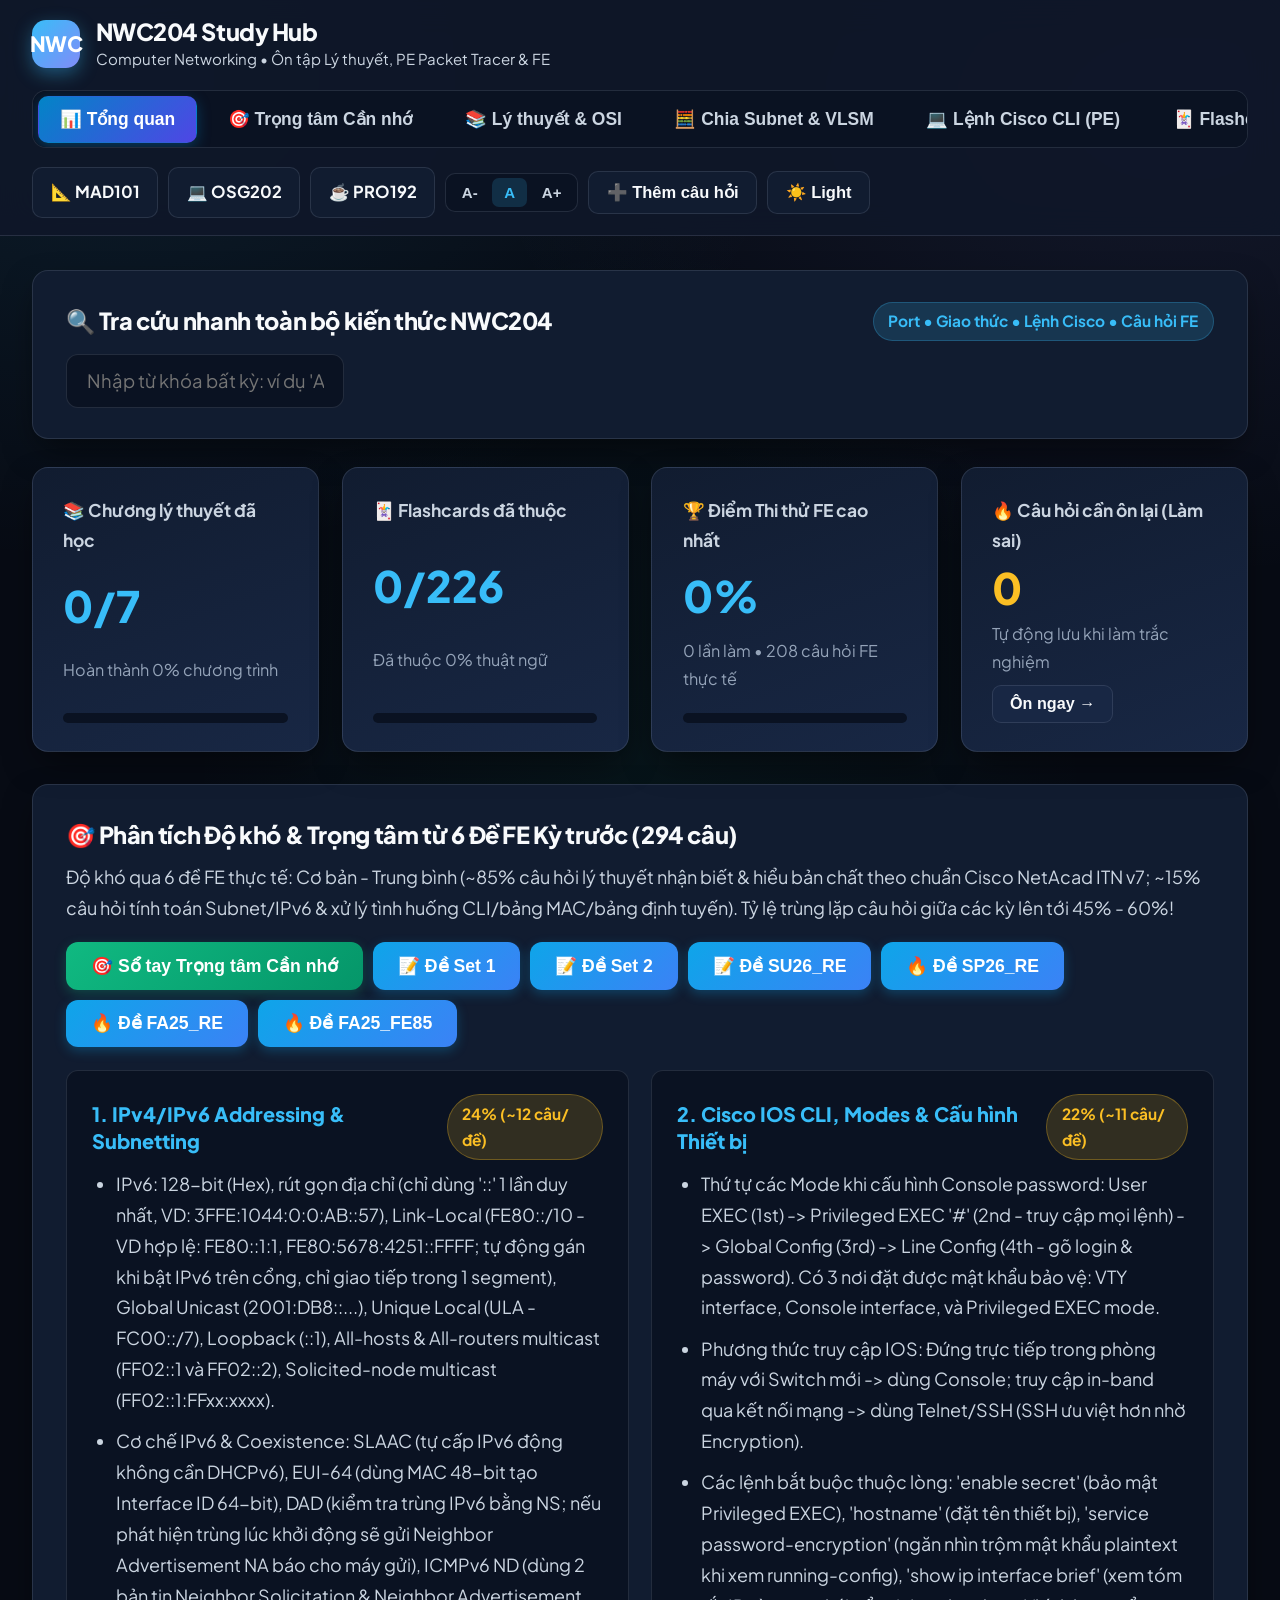
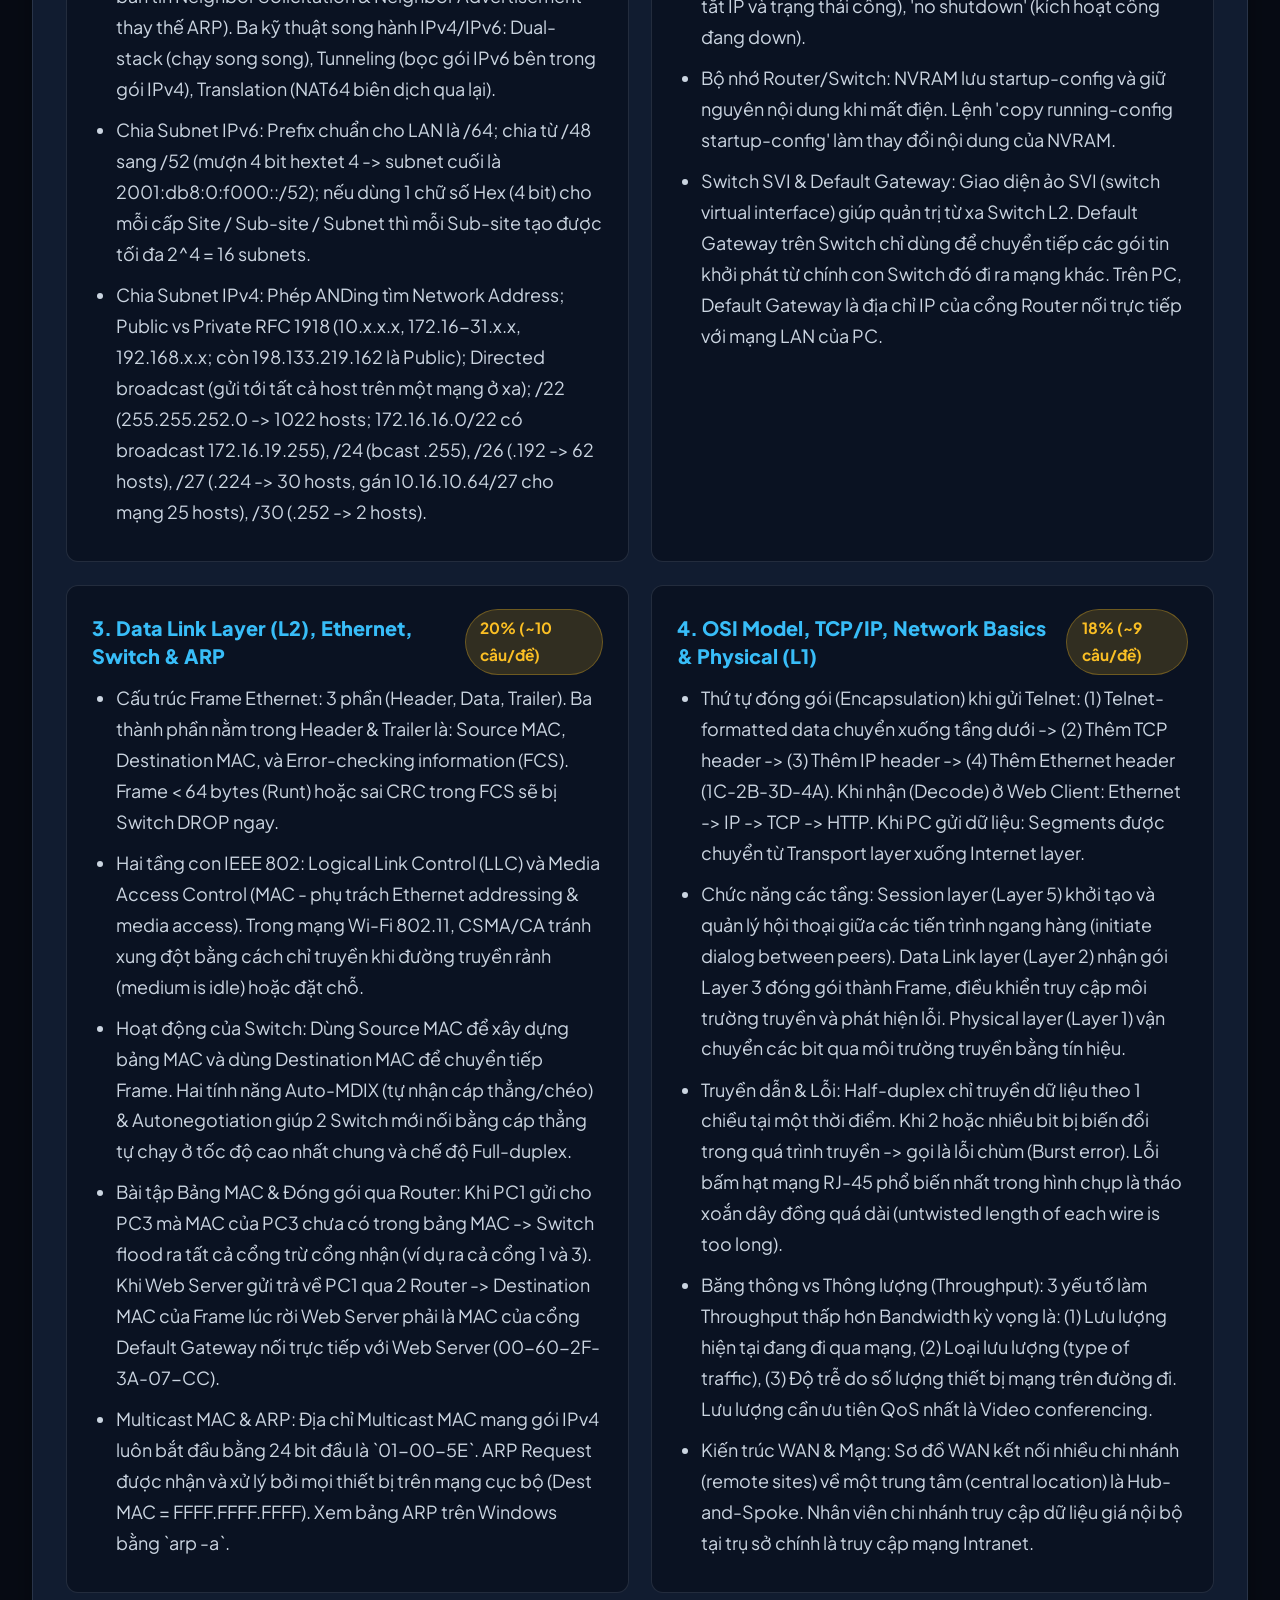
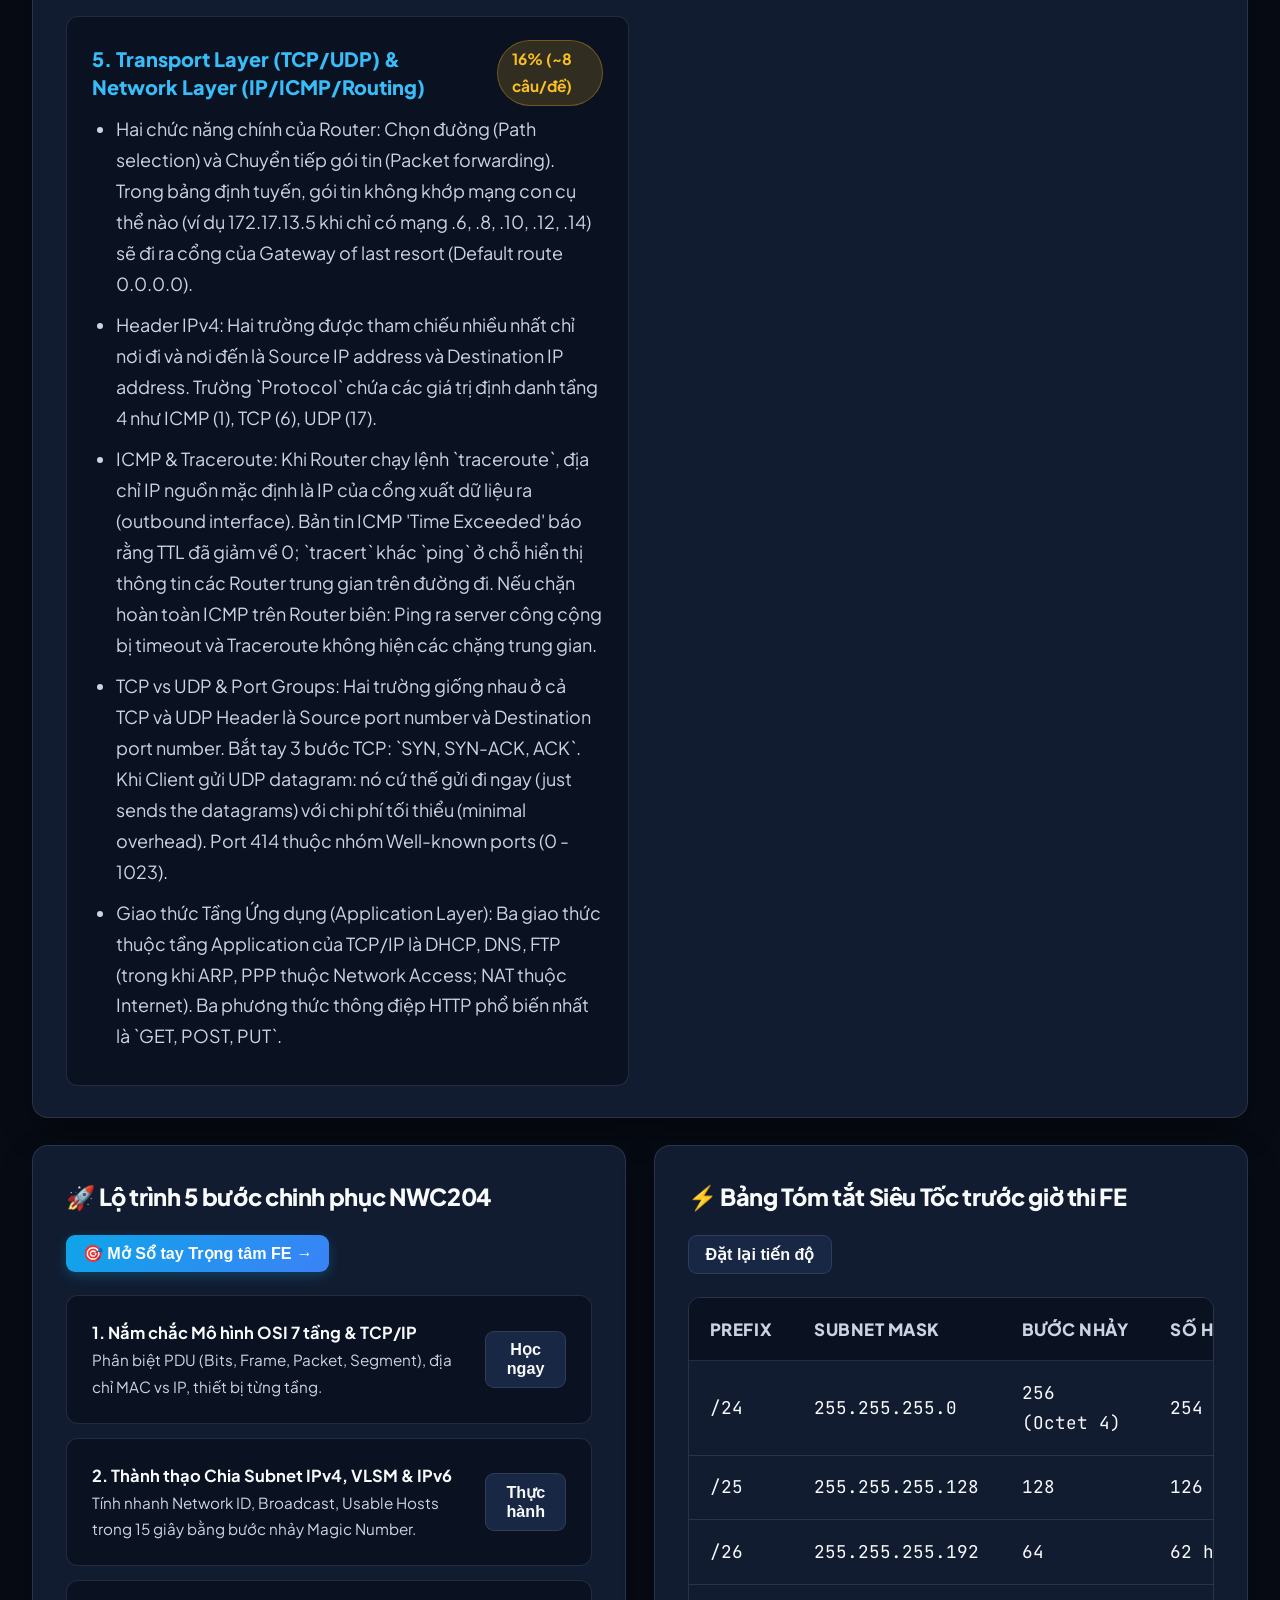
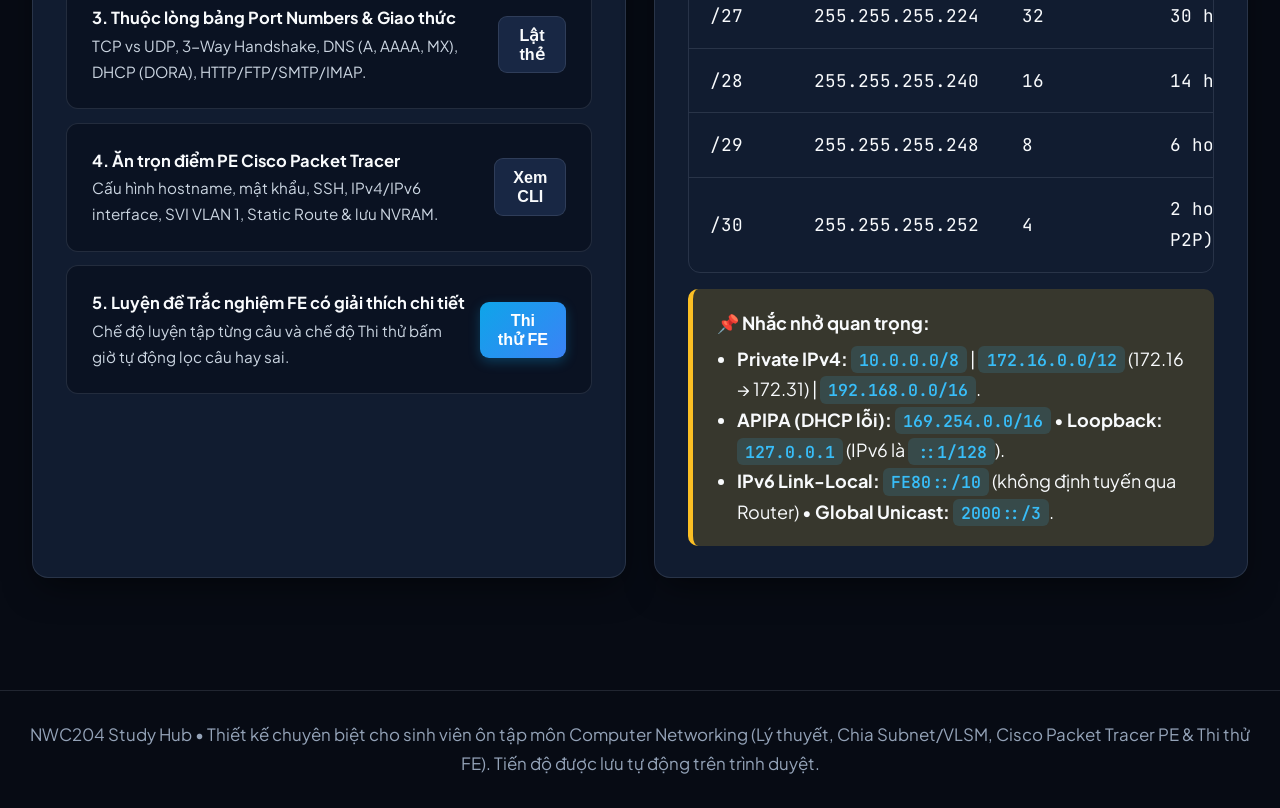
<file: index.html>
<!DOCTYPE html>
<html lang="vi">
<head>
  <meta charset="UTF-8" />
  <meta name="viewport" content="width=device-width, initial-scale=1.0" />
  <title>NWC204 Study Hub — Computer Networking (FPT University)</title>
  <link rel="preconnect" href="https://fonts.googleapis.com" />
  <link rel="preconnect" href="https://fonts.gstatic.com" crossorigin />
  <link href="https://fonts.googleapis.com/css2?family=Inter:wght@400;500;600;700;800&family=JetBrains+Mono:wght@500;700&family=Plus+Jakarta+Sans:wght@500;600;700;800&display=swap" rel="stylesheet" />
  <link rel="stylesheet" href="css/styles.css" />
</head>
<body>
  <!-- Header -->
  <header class="app-header">
    <div class="header-inner">
      <a href="#" class="brand" onclick="switchTab('dashboard'); return false;">
        <div class="brand-logo">NWC</div>
        <div>
          <span class="brand-title">NWC204 Study Hub</span>
          <span class="brand-subtitle">Computer Networking • Ôn tập Lý thuyết, PE Packet Tracer & FE</span>
        </div>
      </a>

      <nav class="nav-tabs" aria-label="Điều hướng chính">
        <button class="nav-tab active" data-tab="dashboard">📊 Tổng quan</button>
        <button class="nav-tab" data-tab="cheatsheet">🎯 Trọng tâm Cần nhớ</button>
        <button class="nav-tab" data-tab="theory">📚 Lý thuyết & OSI</button>
        <button class="nav-tab" data-tab="subnet">🧮 Chia Subnet & VLSM</button>
        <button class="nav-tab" data-tab="cli">💻 Lệnh Cisco CLI (PE)</button>
        <button class="nav-tab" data-tab="flashcards">🃏 Flashcards</button>
        <button class="nav-tab" data-tab="quiz">📝 Trắc nghiệm & Thi thử FE</button>
      </nav>

      <div class="header-actions">
        <a href="mad101.html" class="icon-btn" style="text-decoration:none;" title="Chuyển sang trang học môn MAD101 (Discrete Mathematics)">📐 MAD101</a>
        <a href="osg202.html" class="icon-btn" style="text-decoration:none;" title="Chuyển sang trang học môn OSG202 (Operating Systems)">💻 OSG202</a>
        <a href="pro192.html" class="icon-btn" style="text-decoration:none;" title="Chuyển sang trang học môn PRO192 (Object-Oriented Programming with Java)">☕ PRO192</a>
        <div class="font-size-group" title="Điều chỉnh kích thước chữ trên toàn trang">
          <button class="font-btn" data-scale="0.95" onclick="setFontScale(0.95)">A-</button>
          <button class="font-btn active" data-scale="1.05" onclick="setFontScale(1.05)">A</button>
          <button class="font-btn" data-scale="1.18" onclick="setFontScale(1.18)">A+</button>
        </div>
        <button class="icon-btn" id="open-custom-modal-btn" title="Thêm câu hỏi hoặc Flashcard của bạn">➕ Thêm câu hỏi</button>
        <button class="icon-btn" id="theme-toggle-btn" title="Đổi giao diện Sáng / Tối">☀️ Light</button>
      </div>
    </div>
  </header>

  <!-- Main Content -->
  <main class="main-container">
    <!-- ==================== TAB 1: DASHBOARD ==================== -->
    <section class="tab-panel active" id="tab-dashboard">
      <!-- Quick Global Search -->
      <div class="card" style="margin-bottom:1.5rem;">
        <div class="card-header" style="margin-bottom:0.65rem;">
          <div class="card-title">🔍 Tra cứu nhanh toàn bộ kiến thức NWC204</div>
          <span class="badge">Port • Giao thức • Lệnh Cisco • Câu hỏi FE</span>
        </div>
        <input
          type="text"
          id="global-search-input"
          class="form-control"
          placeholder="Nhập từ khóa bất kỳ: ví dụ 'ARP', 'OSPF', 'port 53', 'ssh', '169.254', '3-way handshake', 'copy run start'..."
        />
        <div
          id="global-search-results"
          style="display:none;margin-top:0.75rem;background:var(--bg-input);border:1px solid var(--border);border-radius:8px;max-height:340px;overflow-y:auto;"
        ></div>
      </div>

      <!-- Progress Stats -->
      <div class="grid-4">
        <div class="card stat-card">
          <span class="stat-label">📚 Chương lý thuyết đã học</span>
          <div class="stat-value" id="stat-chapters-val">0/7</div>
          <div class="stat-sub" id="stat-chapters-sub">Hoàn thành 0% chương trình</div>
          <div class="progress-bar"><div class="progress-fill" id="stat-chapters-bar" style="width:0%"></div></div>
        </div>

        <div class="card stat-card">
          <span class="stat-label">🃏 Flashcards đã thuộc</span>
          <div class="stat-value" id="stat-fc-val">0/18</div>
          <div class="stat-sub" id="stat-fc-sub">Đã thuộc 0% thuật ngữ</div>
          <div class="progress-bar"><div class="progress-fill" id="stat-fc-bar" style="width:0%"></div></div>
        </div>

        <div class="card stat-card">
          <span class="stat-label">🏆 Điểm Thi thử FE cao nhất</span>
          <div class="stat-value" id="stat-quiz-val">0%</div>
          <div class="stat-sub" id="stat-quiz-sub">0 lần làm bài</div>
          <div class="progress-bar"><div class="progress-fill" id="stat-quiz-bar" style="width:0%"></div></div>
        </div>

        <div class="card stat-card">
          <span class="stat-label">🔥 Câu hỏi cần ôn lại (Làm sai)</span>
          <div class="stat-value" id="stat-wrong-val" style="color:var(--warning);">0</div>
          <div class="stat-sub">Tự động lưu khi làm trắc nghiệm</div>
          <div style="margin-top:0.5rem;">
            <button class="btn btn-secondary btn-sm" onclick="switchTab('quiz')">Ôn ngay &rarr;</button>
          </div>
        </div>
      </div>

      <!-- FE Past Exams Breakdown -->
      <div class="card" id="fe-analysis-container" style="margin-bottom:1.5rem;"></div>

      <!-- Quick Study Modules & Exam Strategy -->
      <div class="grid-2">
        <div class="card">
          <div class="card-header">
            <h2 class="card-title">🚀 Lộ trình 5 bước chinh phục NWC204</h2>
            <button class="btn btn-sm" onclick="switchTab('cheatsheet')">🎯 Mở Sổ tay Trọng tâm FE &rarr;</button>
          </div>
          <div style="display:flex;flex-direction:column;gap:0.75rem;font-size:0.9rem;">
            <div class="theory-box" style="display:flex;justify-content:space-between;align-items:center;gap:0.75rem;">
              <div>
                <strong>1. Nắm chắc Mô hình OSI 7 tầng & TCP/IP</strong>
                <div style="color:var(--text-secondary);font-size:0.83rem;">Phân biệt PDU (Bits, Frame, Packet, Segment), địa chỉ MAC vs IP, thiết bị từng tầng.</div>
              </div>
              <button class="btn btn-secondary btn-sm" onclick="switchTab('theory')">Học ngay</button>
            </div>
            <div class="theory-box" style="display:flex;justify-content:space-between;align-items:center;gap:0.75rem;">
              <div>
                <strong>2. Thành thạo Chia Subnet IPv4, VLSM & IPv6</strong>
                <div style="color:var(--text-secondary);font-size:0.83rem;">Tính nhanh Network ID, Broadcast, Usable Hosts trong 15 giây bằng bước nhảy Magic Number.</div>
              </div>
              <button class="btn btn-secondary btn-sm" onclick="switchTab('subnet')">Thực hành</button>
            </div>
            <div class="theory-box" style="display:flex;justify-content:space-between;align-items:center;gap:0.75rem;">
              <div>
                <strong>3. Thuộc lòng bảng Port Numbers & Giao thức</strong>
                <div style="color:var(--text-secondary);font-size:0.83rem;">TCP vs UDP, 3-Way Handshake, DNS (A, AAAA, MX), DHCP (DORA), HTTP/FTP/SMTP/IMAP.</div>
              </div>
              <button class="btn btn-secondary btn-sm" onclick="switchTab('flashcards')">Lật thẻ</button>
            </div>
            <div class="theory-box" style="display:flex;justify-content:space-between;align-items:center;gap:0.75rem;">
              <div>
                <strong>4. Ăn trọn điểm PE Cisco Packet Tracer</strong>
                <div style="color:var(--text-secondary);font-size:0.83rem;">Cấu hình hostname, mật khẩu, SSH, IPv4/IPv6 interface, SVI VLAN 1, Static Route & lưu NVRAM.</div>
              </div>
              <button class="btn btn-secondary btn-sm" onclick="switchTab('cli')">Xem CLI</button>
            </div>
            <div class="theory-box" style="display:flex;justify-content:space-between;align-items:center;gap:0.75rem;">
              <div>
                <strong>5. Luyện đề Trắc nghiệm FE có giải thích chi tiết</strong>
                <div style="color:var(--text-secondary);font-size:0.83rem;">Chế độ luyện tập từng câu và chế độ Thi thử bấm giờ tự động lọc câu hay sai.</div>
              </div>
              <button class="btn btn-sm" onclick="switchTab('quiz')">Thi thử FE</button>
            </div>
          </div>
        </div>

        <div class="card">
          <div class="card-header">
            <h2 class="card-title">⚡ Bảng Tóm tắt Siêu Tốc trước giờ thi FE</h2>
            <button class="btn btn-secondary btn-sm" id="reset-progress-btn">Đặt lại tiến độ</button>
          </div>
          <div class="table-wrap" style="margin-bottom:0.9rem;">
            <table>
              <thead>
                <tr>
                  <th>Prefix</th>
                  <th>Subnet Mask</th>
                  <th>Bước nhảy</th>
                  <th>Số Host (2^h - 2)</th>
                </tr>
              </thead>
              <tbody class="mono">
                <tr><td>/24</td><td>255.255.255.0</td><td>256 (Octet 4)</td><td>254 hosts</td></tr>
                <tr><td>/25</td><td>255.255.255.128</td><td>128</td><td>126 hosts</td></tr>
                <tr><td>/26</td><td>255.255.255.192</td><td>64</td><td>62 hosts</td></tr>
                <tr><td>/27</td><td>255.255.255.224</td><td>32</td><td>30 hosts</td></tr>
                <tr><td>/28</td><td>255.255.255.240</td><td>16</td><td>14 hosts</td></tr>
                <tr><td>/29</td><td>255.255.255.248</td><td>8</td><td>6 hosts</td></tr>
                <tr><td>/30</td><td>255.255.255.252</td><td>4</td><td>2 hosts (WAN P2P)</td></tr>
              </tbody>
            </table>
          </div>
          <div class="exam-tip" style="margin-top:0;">
            <strong>📌 Nhắc nhở quan trọng:</strong>
            <ul style="padding-left:1.1rem;margin-top:0.25rem;">
              <li><strong>Private IPv4:</strong> <code>10.0.0.0/8</code> | <code>172.16.0.0/12</code> (172.16 &rarr; 172.31) | <code>192.168.0.0/16</code>.</li>
              <li><strong>APIPA (DHCP lỗi):</strong> <code>169.254.0.0/16</code> • <strong>Loopback:</strong> <code>127.0.0.1</code> (IPv6 là <code>::1/128</code>).</li>
              <li><strong>IPv6 Link-Local:</strong> <code>FE80::/10</code> (không định tuyến qua Router) • <strong>Global Unicast:</strong> <code>2000::/3</code>.</li>
            </ul>
          </div>
        </div>
      </div>
    </section>

    <!-- ==================== TAB 1.5: CORE MUST-REMEMBER CHEAT SHEET ==================== -->
    <section class="tab-panel" id="tab-cheatsheet">
      <!-- Top Header & Instant Filter -->
      <div class="card" style="margin-bottom:1.5rem;">
        <div class="card-header" style="margin-bottom:0.85rem;">
          <div>
            <h2 class="card-title">🎯 Sổ tay Tổng hợp Kiến thức Trọng tâm Cần nhớ (Đúc kết từ 6 Đề FE)</h2>
            <p style="font-size:0.95rem;color:var(--text-secondary);margin-top:0.25rem;">
              Nơi tổng hợp toàn bộ <strong>Từ khóa &rarr; Đáp án khoanh ngay</strong>, <strong>8 câu Ghép nối (Matching)</strong>, <strong>Số liệu Subnetting/IPv6</strong> và <strong>Lệnh Cisco CLI</strong> xuất hiện lặp đi lặp lại trong 6 đề thi thật.
            </p>
          </div>
          <span class="badge badge-warning">Học tủ 100% Trúng</span>
        </div>
        <input
          type="text"
          id="cheatsheet-filter-input"
          class="form-control"
          placeholder="🔎 Gõ từ khóa để lọc nhanh trong trang Trọng tâm (VD: 'matching', 'SLAAC', 'NVRAM', '1022', 'auto-MDIX', 'ARP', 'mode')..."
        />
      </div>

      <!-- SECTION 1: 8 MATCHING QUESTIONS -->
      <div class="card cheatsheet-section" style="margin-bottom:1.5rem;">
        <div class="card-header">
          <div>
            <h3 class="card-title">🧩 1. Tổng hợp 8 Câu Ghép Nối (Matching) Đã Ra Thi — Thuộc lòng ăn điểm 100%</h3>
            <p style="font-size:0.9rem;color:var(--text-secondary);">Các câu Matching trong đề FE giữ nguyên thứ tự A, B, C, D và 1, 2, 3, 4. Chỉ cần nhớ quy tắc ghép dưới đây:</p>
          </div>
          <span class="badge badge-success">8 Câu Matching</span>
        </div>

        <div class="grid-2">
          <div class="theory-box cs-item">
            <h4>① Thứ tự đóng gói gói tin Telnet gửi đi (FA25_RE - Q11)</h4>
            <ul>
              <li><strong>A. First (Bước 1):</strong> <code>4</code> — Telnet-formatted data provided to next layer</li>
              <li><strong>B. Second (Bước 2):</strong> <code>2</code> — The TCP header is added (Tầng 4)</li>
              <li><strong>C. Third (Bước 3):</strong> <code>1</code> — The IP header is added (Tầng 3)</li>
              <li><strong>D. Fourth (Bước 4):</strong> <code>3</code> — The Ethernet header is added (Tầng 2)</li>
            </ul>
            <div class="exam-tip" style="margin-top:0.65rem;">👉 Đáp án khoanh ngay: <strong><code>1C - 2B - 3D - 4A</code></strong></div>
          </div>

          <div class="theory-box cs-item">
            <h4>② Ba kỹ thuật song hành IPv4 & IPv6 (FA25_RE - Q14)</h4>
            <ul>
              <li><strong>A. IPv4 & IPv6 coexist in same network:</strong> <code>4. dual-stack</code></li>
              <li><strong>B. IPv6 packet transported inside IPv4 packet:</strong> <code>3. tunneling</code></li>
              <li><strong>C. IPv6 packets converted into IPv4 & vice versa:</strong> <code>2. translation</code> (NAT64)</li>
            </ul>
            <div class="exam-tip" style="margin-top:0.65rem;">👉 Đáp án khoanh ngay: <strong><code>A4 - B3 - C2</code></strong></div>
          </div>

          <div class="theory-box cs-item">
            <h4>③ Thứ tự đi qua các Mode IOS để đặt pass Console (FA25_FE85 - Q45)</h4>
            <ul>
              <li><strong>A. first mode:</strong> <code>5. user EXEC mode</code> (<code>Switch&gt;</code>)</li>
              <li><strong>B. second mode:</strong> <code>2. privileged EXEC mode</code> (<code>Switch#</code>)</li>
              <li><strong>C. third mode:</strong> <code>4. global configuration mode</code> (<code>Switch(config)#</code>)</li>
              <li><strong>D. final mode:</strong> <code>3. line configuration mode</code> (<code>Switch(config-line)#</code>)</li>
            </ul>
            <div class="exam-tip" style="margin-top:0.65rem;">👉 Đáp án khoanh ngay: <strong><code>A5 - B2 - C4 - D3</code></strong></div>
          </div>

          <div class="theory-box cs-item">
            <h4>④ Ghép Lệnh CLI với Mode nhập lệnh (Set 1 - Q10)</h4>
            <ul>
              <li><strong>A. <code>login</code>:</strong> <code>5. R1(config-line)#</code></li>
              <li><strong>B. <code>service password-encryption</code>:</strong> <code>1. R1(config)#</code></li>
              <li><strong>C. <code>ip address 192.168.4.4...</code>:</strong> <code>6. R1(config-if)#</code></li>
              <li><strong>D. <code>copy running-config startup-config</code>:</strong> <code>4. R1#</code></li>
              <li><strong>E. <code>enable</code>:</strong> <code>2. R1&gt;</code></li>
            </ul>
            <div class="exam-tip" style="margin-top:0.65rem;">👉 Đáp án khoanh ngay: <strong><code>A5 - B1 - C6 - D4 - E2</code></strong></div>
          </div>

          <div class="theory-box cs-item">
            <h4>⑤ Chọn Môi trường truyền dẫn theo tình huống (Set 2 - Q34 & SU26 - Q33)</h4>
            <ul>
              <li><strong>A. Copper Cables (Cáp đồng):</strong> <code>3</code> (Horizontal cabling) &amp; <code>5</code> (Desktop PCs in office)</li>
              <li><strong>B. Fiber Optic (Cáp quang):</strong> <code>1</code> (Enterprise backbone) &amp; <code>6</code> (Long-haul networks)</li>
              <li><strong>C. Wireless (Không dây):</strong> <code>2</code> (Coffee shop guest) &amp; <code>4</code> (Hospital waiting rooms)</li>
            </ul>
            <div class="exam-tip" style="margin-top:0.65rem;">👉 Đáp án khoanh ngay: <strong><code>3A - 5A - 1B - 6B - 2C - 4C</code></strong></div>
          </div>

          <div class="theory-box cs-item">
            <h4>⑥ Ghép Yêu cầu mạng tin cậy (FA25_RE - Q22) &amp; Lệnh bảo mật (SU26 - Q21)</h4>
            <ul>
              <li><strong>Kiến trúc mạng tin cậy:</strong> <code>A. fault tolerance</code> = <code>2</code> (Redundant links) | <code>B. scalability</code> = <code>4</code> (Expand network) | <code>C. security</code> = <code>1</code> (Protect unauthorized access) &rarr; <strong><code>A2 - B4 - C1</code></strong></li>
              <li><strong>Lệnh cơ bản Router:</strong> <code>A. security on console</code> = <code>3</code> (<code>(config-line)# password class</code>) | <code>B. message when accessed</code> = <code>5</code> (<code>banner motd #</code>) | <code>C. name on router</code> = <code>1</code> (<code>hostname CL1</code>) &rarr; <strong><code>A3 - B5 - C1</code></strong></li>
            </ul>
          </div>

          <div class="theory-box cs-item">
            <h4>⑦ Phân loại địa chỉ IPv6 (Set 1 - Q37)</h4>
            <ul>
              <li><strong>C. Global unicast:</strong> <code>1. 2001:DB8::BAF:3F57:FE94</code></li>
              <li><strong>D. All node multicast:</strong> <code>2. FF02::1</code></li>
              <li><strong>E. Loopback:</strong> <code>3. ::1</code></li>
              <li><strong>B. Solicited node multicast:</strong> <code>4. FF02::1:FFAE:F85F</code></li>
            </ul>
            <div class="exam-tip" style="margin-top:0.65rem;">👉 Đáp án khoanh ngay: <strong><code>C1 - D2 - E3 - B4</code></strong></div>
          </div>

          <div class="theory-box cs-item">
            <h4>⑧ Tra Bảng định tuyến chọn cổng xuất (SP26_RE - Q48)</h4>
            <ul>
              <li><strong>1. Fa0/0 (<code>172.17.6.0/24</code>):</strong> khớp <code>C (172.17.6.15)</code></li>
              <li><strong>2. Fa0/1 (<code>172.17.10.0/24</code>):</strong> khớp <code>D (172.17.10.5)</code></li>
              <li><strong>3. Fa1/0 (<code>172.17.12.0/24</code>):</strong> khớp <code>B (172.17.12.10)</code></li>
              <li><strong>4. Fa1/1 (<code>172.17.14.0/24</code>):</strong> khớp <code>E (172.17.14.8)</code></li>
              <li><strong>5. Serial0/0/0 (Default Route <code>0.0.0.0</code>):</strong> khớp <code>A (172.17.13.5)</code> (vì .13 không có trong bảng)</li>
            </ul>
            <div class="exam-tip" style="margin-top:0.65rem;">👉 Đáp án khoanh ngay: <strong><code>1C - 2D - 3B - 4E - 5A</code></strong></div>
          </div>
        </div>
      </div>

      <!-- SECTION 2: KEYWORD -> INSTANT ANSWER TABLE -->
      <div class="card cheatsheet-section" style="margin-bottom:1.5rem;">
        <div class="card-header">
          <div>
            <h3 class="card-title">⚡ 2. Bảng Phản Xạ: "Nhìn Từ Khóa Đề Bài &rarr; Khoanh Ngay Đáp Án"</h3>
            <p style="font-size:0.9rem;color:var(--text-secondary);">Tổng hợp hơn 45 câu hỏi xuất hiện lặp lại từ 2 đến 4 lần qua 6 đề FE thực tế.</p>
          </div>
          <span class="badge">Mẹo Khoanh Nhanh</span>
        </div>

        <div class="table-wrap">
          <table>
            <thead>
              <tr>
                <th style="width:22%;">Chủ đề</th>
                <th style="width:42%;">Khi đề bài hỏi / Có từ khóa...</th>
                <th style="width:36%;">Đáp án đúng khoanh ngay ✅</th>
              </tr>
            </thead>
            <tbody>
              <!-- IPv6 -->
              <tr class="cs-item">
                <td><span class="badge">IPv6</span></td>
                <td>Độ dài &amp; định dạng của địa chỉ IPv6?</td>
                <td><strong>128 bits</strong>, biểu diễn ở hệ <strong>Hexadecimal</strong> (thập lục phân).</td>
              </tr>
              <tr class="cs-item">
                <td><span class="badge">IPv6</span></td>
                <td>Nhận địa chỉ IPv6 động <strong>không cần máy chủ DHCPv6</strong> (without DHCP server)?</td>
                <td><strong>Stateless Address Autoconfiguration (SLAAC)</strong></td>
              </tr>
              <tr class="cs-item">
                <td><span class="badge">IPv6</span></td>
                <td>Giao thức nào thay thế ARP trong IPv6? Dùng <strong>2 bản tin</strong> nào?</td>
                <td>Giao thức <strong>ICMPv6 Neighbor Discovery (ND)</strong> • Dùng 2 bản tin: <strong>Neighbor Solicitation (NS)</strong> &amp; <strong>Neighbor Advertisement (NA)</strong>.</td>
              </tr>
              <tr class="cs-item">
                <td><span class="badge">IPv6</span></td>
                <td>Loại địa chỉ IPv6 nào chỉ giao tiếp <strong>trong 1 phân đoạn mạng (single segment / local link)</strong>, không được định tuyến (cannot be routed) và <strong>tự động gán</strong> khi bật IPv6?</td>
                <td><strong>Link-Local Address (LLA)</strong> — bắt đầu bằng <code>FE80::/10</code> (VD: <code>fe80::1:1</code>, <code>FE80:5678:4251::FFFF</code>).</td>
              </tr>
              <tr class="cs-item">
                <td><span class="badge">IPv6</span></td>
                <td>Hai địa chỉ <strong>Multicast IPv6</strong> được mọi Host và Router tham gia?</td>
                <td><strong><code>FF02::1</code></strong> (All-nodes) và <strong><code>FF02::2</code></strong> (All-routers).</td>
              </tr>
              <tr class="cs-item">
                <td><span class="badge">IPv6</span></td>
                <td>Quy trình <strong>EUI-64</strong> dùng thông tin gì để tạo Interface ID 64-bit?</td>
                <td>Dùng <strong>Địa chỉ MAC 48-bit</strong> của cổng mạng (chèn <code>FFFE</code> vào giữa + đảo bit thứ 7).</td>
              </tr>
              <tr class="cs-item">
                <td><span class="badge">IPv6</span></td>
                <td>Thiết bị kiểm tra trùng địa chỉ IPv6 (<strong>DAD</strong>) như thế nào? Nếu phát hiện trùng lúc khởi động thì sao?</td>
                <td>Gửi bản tin <strong>ICMPv6 Neighbor Solicitation (NS)</strong>. Nếu trùng sẽ gửi trả <strong>Neighbor Advertisement (NA)</strong> báo cho bên gửi.</td>
              </tr>
              <tr class="cs-item">
                <td><span class="badge">IPv6</span></td>
                <td>Tại sao <strong>NAT không cần thiết</strong> trong mạng IPv6?</td>
                <td>Vì số lượng địa chỉ IPv6 công cộng <strong>cực kỳ lớn</strong> (ai cũng có thể có Public IPv6 GUA).</td>
              </tr>
              <tr class="cs-item">
                <td><span class="badge">IPv6</span></td>
                <td>Độ dài tiền tố (Prefix length) chuẩn cho hầu hết mạng LAN IPv6?</td>
                <td><strong><code>/64</code></strong> • Còn địa chỉ Loopback IPv6 là <strong><code>::1</code></strong>.</td>
              </tr>
              <tr class="cs-item">
                <td><span class="badge">IPv6 Subnet</span></td>
                <td>Chia từ <code>2001:db8:0::/48</code> sang <code>/52</code> thì mạng con <strong>cuối cùng</strong> là gì? Còn chia 1 chữ số Hex cho mỗi cấp <code>Site / Sub-site / Subnet</code> thì tạo tối đa bao nhiêu subnet?</td>
                <td>Subnet cuối của <code>/52</code> là <strong><code>2001:db8:0:f000::/52</code></strong> • Mỗi chữ số Hex (4 bit) tạo tối đa 2<sup>4</sup> = <strong><code>16</code> subnets</strong>.</td>
              </tr>
              <tr class="cs-item">
                <td><span class="badge">IPv6 Rút gọn</span></td>
                <td>Rút gọn ngắn nhất địa chỉ <code>3FFE:1044:0000:0000:00AB:0000:0000:0057</code>?</td>
                <td><strong><code>3FFE:1044:0:0:AB::57</code></strong> (Nhớ: chỉ được dùng dấu <code>::</code> đúng 1 lần!).</td>
              </tr>

              <!-- IPv4 & Subnetting -->
              <tr class="cs-item">
                <td><span class="badge badge-warning">IPv4 Subnet</span></td>
                <td>Phép toán <strong>ANDing</strong> dùng để làm gì? Mục đích của việc <strong>chia Subnet</strong> là gì?</td>
                <td>ANDing dùng để <strong>xác định địa chỉ mạng (determine the network address)</strong> • Chia Subnet giúp <strong>giảm kích thước miền quảng bá (smaller broadcast domains)</strong>.</td>
              </tr>
              <tr class="cs-item">
                <td><span class="badge badge-warning">IPv4 Subnet</span></td>
                <td>Các con số tính Host ra thi lặp đi lặp lại nguyên văn:<ul><li><code>192.168.1.0/27</code></li><li><code>192.168.10.128/26</code></li><li><code>172.16.128.0</code> mask <code>255.255.252.0</code> (<code>/22</code>)</li><li><code>10.0.0.1 255.255.255.252</code> (<code>/30</code>)</li></ul></td>
                <td><ul><li><code>/27</code> (còn 5 bit host) &rarr; <strong>30 usable hosts</strong></li><li><code>/26</code> (mask <code>.192</code>, 6 bit host) &rarr; <strong>62 usable hosts</strong></li><li><code>/22</code> (mask <code>255.255.252.0</code>, 10 bit host) &rarr; <strong>1022 hosts</strong></li><li><code>/30</code> (mask <code>.252</code>, 2 bit host) &rarr; <strong>2 usable hosts</strong> (dùng cho kết nối WAN P2P)</li></ul></td>
              </tr>
              <tr class="cs-item">
                <td><span class="badge badge-warning">IPv4 Subnet</span></td>
                <td>Trong dải <code>10.16.10.0/24</code>, chọn địa chỉ mạng con hợp lệ cho nhánh có <strong>25 hosts</strong>?</td>
                <td><strong><code>10.16.10.64/27</code></strong> (Vì 25 hosts cần <code>/27</code> bước nhảy 32; <code>.64</code> chia hết cho 32, còn <code>.240/27</code> sai vì không chia hết cho 32).</td>
              </tr>
              <tr class="cs-item">
                <td><span class="badge badge-warning">IPv4 Subnet</span></td>
                <td>Chia <code>192.168.1.0/24</code> thành <strong>4 mạng con</strong>. Địa chỉ mạng và mask của mạng con <strong>thứ hai</strong> là gì?</td>
                <td><strong><code>192.168.1.64 – 255.255.255.192</code></strong> (4 mạng con mượn 2 bit &rarr; <code>/26</code> bước nhảy 64: mạng 1 là <code>.0</code>, mạng 2 là <code>.64</code>).</td>
              </tr>
              <tr class="cs-item">
                <td><span class="badge badge-warning">IPv4</span></td>
                <td>Gửi bản tin tới tất cả các host trên một <strong>mạng ở xa (remote network)</strong> gọi là gì?</td>
                <td><strong>Directed broadcast</strong> (Quảng bá định hướng).</td>
              </tr>

              <!-- Layer 2: Data Link, Ethernet, Switch, ARP -->
              <tr class="cs-item">
                <td><span class="badge badge-success">Layer 2 &amp; Switch</span></td>
                <td>Hai tầng con (Sublayers) của IEEE 802 LAN/MAN Data Link là gì? Tầng con nào xử lý địa chỉ Ethernet?</td>
                <td><strong>Logical Link Control (LLC)</strong> và <strong>Media Access Control (MAC)</strong> • Tầng con <strong>MAC</strong> xử lý địa chỉ Ethernet.</td>
              </tr>
              <tr class="cs-item">
                <td><span class="badge badge-success">Layer 2 &amp; Switch</span></td>
                <td>3 phần cơ bản của Frame? 3 mục nằm trong Ethernet Header &amp; Trailer?</td>
                <td>3 phần: <strong>Header, Data, and Trailer</strong> • 3 mục: <strong>Source MAC, Destination MAC, Error-checking information (FCS)</strong>.</td>
              </tr>
              <tr class="cs-item">
                <td><span class="badge badge-success">Layer 2 &amp; Switch</span></td>
                <td>Khi nào Switch <strong>HỦY (Drop)</strong> một Frame?</td>
                <td>Khi Frame <strong>nhỏ hơn 64 bytes</strong> (Runt frame) HOẶC khi giá trị <strong>CRC tính lại khác với FCS</strong> (Frame lỗi).</td>
              </tr>
              <tr class="cs-item">
                <td><span class="badge badge-success">Layer 2 &amp; Switch</span></td>
                <td>Hai trường hợp Switch <strong>Flood (gửi tràn)</strong> Frame ra tất cả cổng trừ cổng nhận?</td>
                <td>(1) Destination MAC là <strong>Broadcast (<code>FFFF.FFFF.FFFF</code>)</strong>, (2) Destination MAC <strong>chưa có trong bảng MAC (Unknown unicast)</strong>.</td>
              </tr>
              <tr class="cs-item">
                <td><span class="badge badge-success">Layer 2 &amp; Switch</span></td>
                <td>Hai hành động chính của Switch Cisco là gì?</td>
                <td>(1) Dùng <strong>Source MAC</strong> của Frame đi vào để xây dựng bảng MAC; (2) Dùng bảng MAC để chuyển tiếp Frame theo <strong>Destination MAC</strong>.</td>
              </tr>
              <tr class="cs-item">
                <td><span class="badge badge-success">Layer 2 &amp; Switch</span></td>
                <td>Tính năng <strong>auto-MDIX</strong> là gì? Khi nối 2 Switch mới bằng cáp thẳng thì kết quả ra sao?</td>
                <td><strong>auto-MDIX</strong> tự động nhận diện cáp thẳng hoặc cáp chéo. Khi nối 2 Switch mới: (1) Chạy ở <strong>tốc độ nhanh nhất cả 2 hỗ trợ</strong>, (2) Chạy <strong>Full-duplex</strong>, (3) <strong>Auto-MDIX</strong> loại bỏ nhu cầu đổi cáp chéo.</td>
              </tr>
              <tr class="cs-item">
                <td><span class="badge badge-success">Layer 2 &amp; Switch</span></td>
                <td>24-bit đầu của địa chỉ MAC là gì? Còn 24-bit đầu của <strong>Multicast MAC cho IPv4</strong> có giá trị đặc biệt gì?</td>
                <td>24-bit đầu của MAC thường là <strong>OUI</strong> (định danh nhà sản xuất Vendor) • 24-bit đầu của IPv4 Multicast MAC luôn là <strong><code>01-00-5E</code></strong>.</td>
              </tr>
              <tr class="cs-item">
                <td><span class="badge badge-success">ARP</span></td>
                <td>ARP Request dùng Destination MAC nào? Được xử lý bởi ai? Tấn công <strong>ARP Spoofing</strong> nhằm mục đích gì?</td>
                <td>Dest MAC = <strong><code>FFFF.FFFF.FFFF</code></strong> • Được nhận và xử lý bởi <strong>mọi thiết bị trong mạng cục bộ (every device on the local network)</strong> • ARP Spoofing nhằm <strong>gán địa chỉ IP với sai địa chỉ MAC</strong>.</td>
              </tr>

              <!-- Layer 4 & Layer 3 -->
              <tr class="cs-item">
                <td><span class="badge">Layer 4 (TCP/UDP)</span></td>
                <td>Thứ tự bắt tay 3 bước TCP? Mục đích của 3-way handshake? Trường nào giúp ghép Segment đúng thứ tự?</td>
                <td>Thứ tự: <strong><code>SYN, SYN-ACK, ACK</code></strong> • Mục đích: Xác nhận đích hiện diện, thiết lập trạng thái kết nối &amp; đồng bộ Sequence • Trường ghép thứ tự: <strong>Sequence number</strong>.</td>
              </tr>
              <tr class="cs-item">
                <td><span class="badge">Layer 4 (TCP/UDP)</span></td>
                <td>Hai trường giống nhau ở cả TCP và UDP Header? Còn 3 trường trong UDP Header (Choose three)?</td>
                <td>Giống nhau: <strong>Source port number</strong> &amp; <strong>Destination port number</strong> • UDP Header (8 bytes) gồm: <strong>Source Port, Destination Port, Length, Checksum</strong>.</td>
              </tr>
              <tr class="cs-item">
                <td><span class="badge">Layer 4 (TCP/UDP)</span></td>
                <td>Bài toán <strong>TCP Window = 1000 bytes</strong>, gửi từng segment <strong>100-byte</strong>. Gửi bao nhiêu segment trước khi chờ ACK?</td>
                <td><code>1000 / 100 =</code> <strong><code>10 segments</code></strong>.</td>
              </tr>
              <tr class="cs-item">
                <td><span class="badge">Layer 3 (IP/ICMP)</span></td>
                <td>4 hoạt động cơ bản của tầng Network? 3 đặc tính của giao thức IP?</td>
                <td>4 hoạt động: <strong>Addressing, Encapsulation, Routing, De-encapsulation</strong> • 3 đặc tính IP: <strong>Connectionless, Best-effort, Media independent</strong> (phụ thuộc tầng trên xử lý mất gói/sai thứ tự).</td>
              </tr>
              <tr class="cs-item">
                <td><span class="badge">Layer 3 (IP/ICMP)</span></td>
                <td>Hai chức năng chính của Router? Hai trường được tham chiếu nhiều nhất trong IPv4 Header? Trường nào chứa giá trị <code>ICMP (1), TCP (6), UDP (17)</code>?</td>
                <td>2 chức năng Router: <strong>Packet forwarding</strong> &amp; <strong>Path selection</strong> • 2 trường IPv4: <strong>Source IP address</strong> &amp; <strong>Destination IP address</strong> • Trường chứa 1, 6, 17: <strong><code>Protocol</code></strong>.</td>
              </tr>
              <tr class="cs-item">
                <td><span class="badge">ICMP &amp; Ping/Trace</span></td>
                <td>Công cụ <code>traceroute</code> dùng bản tin ICMP nào? Dùng Source IP nào mặc định trên Router? Dấu chấm <code>.</code> khi ping trên Router nghĩa là gì?</td>
                <td>Bản tin: <strong>ICMP Time Exceeded</strong> (khi TTL về 0) • Source IP: <strong>IP của cổng xuất ra (outbound interface)</strong> • Dấu <code>.</code>: <strong>Hết thời gian chờ (time expired/timeout)</strong>.</td>
              </tr>

              <!-- Cisco IOS CLI -->
              <tr class="cs-item">
                <td><span class="badge badge-warning">Cisco CLI</span></td>
                <td>3 vị trí đặt được mật khẩu bảo vệ trên IOS? Lệnh nào mã hóa toàn bộ mật khẩu plaintext trong file cấu hình?</td>
                <td>3 vị trí: <strong>VTY interface, Console interface, Privileged EXEC mode</strong> • Lệnh mã hóa: <strong><code>service password-encryption</code></strong> (ngăn nhìn trộm mật khẩu khi xem running-config).</td>
              </tr>
              <tr class="cs-item">
                <td><span class="badge badge-warning">Cisco CLI</span></td>
                <td>Hai chức năng của <strong>NVRAM</strong>? Lệnh <code>copy running-config startup-config</code> làm thay đổi bộ nhớ nào?</td>
                <td>NVRAM: (1) <strong>Lưu trữ file <code>startup-config</code></strong>, (2) <strong>Giữ nguyên nội dung khi mất điện</strong> • Lệnh <code>copy run start</code> làm thay đổi nội dung của <strong>NVRAM</strong>.</td>
              </tr>
              <tr class="cs-item">
                <td><span class="badge badge-warning">Cisco CLI</span></td>
                <td>Giao diện nào giúp quản trị từ xa Switch L2? Mục đích đặt <strong>Default Gateway trên Switch L2</strong> là gì?</td>
                <td>Giao diện: <strong>The switch virtual interface (SVI)</strong> • Default Gateway trên Switch dùng để <strong>chuyển tiếp các gói tin khởi phát từ chính con Switch đó đi tới các mạng ở xa</strong>.</td>
              </tr>
            </tbody>
          </table>
        </div>
      </div>

      <!-- SECTION 3: CONFUSING PAIRS COMPARISON -->
      <div class="card cheatsheet-section">
        <div class="card-header">
          <div>
            <h3 class="card-title">⚖️ 3. Phân Biệt Nhanh 6 Cặp Khái Niệm Dễ Nhầm Lẫn Nhất Khi Đi Thi</h3>
            <p style="font-size:0.9rem;color:var(--text-secondary);">Đọc lướt bảng này trước khi vào phòng thi để không bao giờ bị lừa bởi các đáp án nhiễu.</p>
          </div>
          <span class="badge badge-success">Chống Bẫy Đề FE</span>
        </div>

        <div class="grid-2">
          <div class="theory-box cs-item">
            <h4>1. Store-and-Forward vs. Cut-Through Switching</h4>
            <ul>
              <li><strong>Store-and-Forward:</strong> Nhận <strong>toàn bộ Frame</strong> + tính toán kiểm tra lỗi <strong>CRC trong FCS</strong> trước khi chuyển tiếp (không bao giờ chuyển Frame lỗi).</li>
              <li><strong>Cut-Through:</strong> Chuyển ngay khi đọc xong MAC đích &rarr; <strong>Giảm độ trễ (reduces latency) nhưng có rủi ro chuyển cả Frame lỗi (True)</strong>. Gồm 2 loại: <em>Fast-forward</em> và <em>Fragment-free</em>.</li>
            </ul>
          </div>

          <div class="theory-box cs-item">
            <h4>2. Physical Topology vs. Logical Topology</h4>
            <ul>
              <li><strong>Physical Topology (Vật lý):</strong> Cho thấy <strong>vị trí lắp đặt thực tế</strong> của các thiết bị trung gian và cách đi dây cáp (actual location &amp; cable installation).</li>
              <li><strong>Logical Topology (Logic):</strong> Hiển thị <strong>địa chỉ IP (Layer 3)</strong>, quy hoạch Subnet/VLAN và tên cổng giao tiếp.</li>
            </ul>
          </div>

          <div class="theory-box cs-item">
            <h4>3. Intranet vs. Extranet</h4>
            <ul>
              <li><strong>Intranet (Nội bộ):</strong> Chỉ dành cho <strong>nhân viên trong cùng công ty</strong> (VD: nhân viên chi nhánh truy cập bảng giá mật trên server tại trụ sở chính Head Office).</li>
              <li><strong>Extranet (Mở rộng):</strong> Cung cấp quyền truy cập an toàn cho <strong>cá nhân làm việc ở tổ chức khác</strong> (đối tác, nhà cung cấp, khách hàng) cần truy cập dữ liệu của tổ chức.</li>
            </ul>
          </div>

          <div class="theory-box cs-item">
            <h4>4. 4 Loại Bộ Nhớ trên Router/Switch Cisco</h4>
            <ul>
              <li><strong>RAM:</strong> Lưu <code>running-config</code>, bảng định tuyến, bảng ARP (mất dữ liệu khi tắt nguồn).</li>
              <li><strong>NVRAM:</strong> Lưu <code>startup-config</code> (giữ nguyên dữ liệu khi tắt nguồn).</li>
              <li><strong>Flash:</strong> Lưu hệ điều hành <strong>Cisco IOS</strong> (không mất khi tắt nguồn).</li>
              <li><strong>ROM:</strong> Lưu chương trình <strong>Bootup instructions</strong> / POST / ROMMON.</li>
            </ul>
          </div>

          <div class="theory-box cs-item">
            <h4>5. Single-Mode Fiber (SMF) vs. Multimode Fiber (MMF)</h4>
            <ul>
              <li><strong>Single-Mode (SMF):</strong> Lõi <strong>rất nhỏ</strong> (9 microns), dùng tia Laser, truyền đường trục khoảng cách <strong>rất xa (~100 km)</strong>.</li>
              <li><strong>Multimode (MMF):</strong> Lõi lớn hơn (50/62.5 microns), dùng đèn LED, nhiều tia sáng phản xạ, chỉ truyền trong tòa nhà/khuôn viên (&le; 2 km).</li>
            </ul>
          </div>

          <div class="theory-box cs-item">
            <h4>6. Bandwidth (Băng thông) vs. Throughput (Thông lượng)</h4>
            <ul>
              <li><strong>Bandwidth:</strong> Dung lượng dữ liệu <strong>tối đa theo lý thuyết</strong> mà môi trường truyền mang được trong 1 đơn vị thời gian.</li>
              <li><strong>Throughput:</strong> Lượng dữ liệu <strong>thực tế</strong> truyền thành công. Phụ thuộc 3 yếu tố: <em>(1) Lưu lượng hiện tại trên mạng, (2) Loại lưu lượng (type of traffic), (3) Độ trễ do số lượng thiết bị mạng đi qua</em>.</li>
            </ul>
          </div>
        </div>
      </div>
    </section>

    <!-- ==================== TAB 2: THEORY & INTERACTIVE OSI ==================== -->
    <section class="tab-panel" id="tab-theory">
      <!-- Plain-Language Story Walkthrough of Networking -->
      <div class="card" style="margin-bottom:1.5rem;">
        <div class="card-header">
          <div>
            <h2 class="card-title">🌟 Hiểu Bản chất Cốt lõi Mạng Máy Tính trong 5 Phút (Không cần học vẹt)</h2>
            <p style="font-size:0.95rem;color:var(--text-secondary);margin-top:0.25rem;">
              Hãy tưởng tượng việc gửi một gói dữ liệu từ <strong>PC của bạn</strong> sang <strong>Web Server</strong> giống hệt như gửi một kiện hàng qua bưu điện. Toàn bộ đề FE xoay quanh 4 câu hỏi dưới đây:
            </p>
          </div>
          <span class="badge badge-success">Dễ hiểu nhất</span>
        </div>

        <div class="grid-2">
          <div class="theory-box">
            <h4>📦 1. Quá trình Đóng gói (Encapsulation) &amp; Mở gói (Decode)</h4>
            <ul>
              <li><strong>Khi GỬI đi (Từ tầng 7 xuống tầng 1):</strong>
                <br/>• <strong>Tầng 7-5 (Application):</strong> Tạo nội dung thư (<code>Data</code> — HTTP, Telnet, DNS).
                <br/>• <strong>Tầng 4 (Transport):</strong> Cắt nhỏ dữ liệu thành <code>Segment</code>, dán nhãn <strong>Số hiệu cổng (Port)</strong> để biết ứng dụng nào nhận (Web = Port 80/443, SSH = 22).
                <br/>• <strong>Tầng 3 (Network):</strong> Bọc Segment vào <code>Packet</code>, ghi <strong>Source IP &amp; Destination IP</strong> (Địa chỉ nhà người gửi và người nhận cuối cùng — <em>không đổi trên suốt đường đi</em>).
                <br/>• <strong>Tầng 2 (Data Link):</strong> Bọc Packet vào <code>Frame</code>, gắn <strong>Source MAC &amp; Destination MAC</strong> ở đầu và <strong>FCS (CRC)</strong> kiểm tra lỗi ở đuôi.
                <br/>• <strong>Tầng 1 (Physical):</strong> Biến các <code>Bits</code> (0, 1) thành tín hiệu điện/ánh sáng/sóng Wi-Fi truyền trên dây cáp.
              </li>
              <li><strong>Khi NHẬN về (Từ tầng 1 lên tầng 7):</strong> Bóc vỏ từ ngoài vào trong &rarr; <strong><code>Ethernet &rarr; IP &rarr; TCP &rarr; HTTP</code></strong>.</li>
            </ul>
          </div>

          <div class="theory-box">
            <h4>🔄 2. Sự khác biệt sống còn giữa Địa chỉ MAC (Tầng 2) và Địa chỉ IP (Tầng 3)</h4>
            <ul>
              <li><strong>Địa chỉ IP (Tầng 3 - Logic):</strong> Giống như <em>địa chỉ người gửi &amp; người nhận ghi trên đơn hàng</em>. Khi gói tin đi từ Web Server qua nhiều Router về PC1, <strong>Source IP và Destination IP giữ nguyên không đổi</strong>.</li>
              <li><strong>Địa chỉ MAC (Tầng 2 - Vật lý 48-bit):</strong> Giống như <em>biển số xe tải chở hàng ở từng chặng</em>. Chỉ có tác dụng trong <strong>cùng 1 mạng nội bộ (Local Link)</strong>!
                <br/>• Khi <strong>Web Server</strong> muốn gửi gói tin cho <strong>PC1 ở mạng khác</strong>, Frame rời khỏi Web Server phải ghi <strong>Destination MAC là MAC của cổng Router Default Gateway nối trực tiếp với Web Server</strong> (chứ không phải MAC của PC1!).
                <br/>• Qua mỗi con Router, Router sẽ <strong>xé vỏ Frame cũ (De-encapsulate)</strong>, đọc IP đích để chọn đường, rồi <strong>bọc vỏ Frame mới</strong> với MAC mới.
              </li>
            </ul>
          </div>

          <div class="theory-box">
            <h4>🔀 3. Switch (Tầng 2) hoạt động khác Router (Tầng 3) thế nào?</h4>
            <ul>
              <li><strong>Switch (Chuyển mạch trong cùng LAN):</strong>
                <br/>• Chỉ nhìn <strong>Địa chỉ MAC</strong>, không quan tâm IP của gói tin đi qua!
                <br/>• Nhìn <strong>Source MAC</strong> của Frame đi vào cổng để <em>học và ghi vào bảng MAC Table</em>.
                <br/>• Nhìn <strong>Destination MAC</strong> để <em>chuyển tiếp (Forward)</em> ra đúng cổng đích.
                <br/>• Nếu Destination MAC là <strong>Broadcast (<code>FFFF.FFFF.FFFF</code>)</strong> hoặc <strong>chưa có trong bảng MAC (Unknown Unicast)</strong> &rarr; Switch <strong>Flood (gửi tràn)</strong> ra tất cả các cổng trừ cổng nhận vào!
                <br/>• Nếu Frame <strong>&lt; 64 bytes</strong> hoặc <strong>sai CRC trong FCS</strong> &rarr; Switch <strong>Drop (hủy)</strong> ngay.
              </li>
              <li><strong>Router (Định tuyến giữa các mạng khác nhau):</strong>
                <br/>• Thực hiện 2 việc: <strong>Path selection</strong> (chọn đường) và <strong>Packet forwarding</strong> (chuyển tiếp gói tin). Nếu không khớp mạng nào trong bảng định tuyến &rarr; đẩy ra <strong>Default Route (0.0.0.0)</strong>, nếu không có Default Route thì <strong>Drop</strong>.
              </li>
            </ul>
          </div>

          <div class="theory-box">
            <h4>⚡ 4. TCP vs. UDP (Tầng 4) &amp; ARP vs. ICMPv6 ND</h4>
            <ul>
              <li><strong>TCP (Tin cậy - Connection-oriented):</strong> Phải bắt tay 3 bước (<strong><code>SYN &rarr; SYN-ACK &rarr; ACK</code></strong>) trước khi truyền; đánh số <strong>Sequence Number</strong> để ghép đúng thứ tự; dùng <strong>Window Size</strong> điều tiết lưu lượng (VD: Window 1000B / Segment 100B = gửi <strong>10 segments</strong> mới chờ ACK). Dùng cho Web (HTTP), Email (SMTP/POP3/IMAP), FTP, SSH.</li>
              <li><strong>UDP (Nhanh, chi phí thấp - Best-effort):</strong> Không bắt tay, có dữ liệu là <strong>gửi đi ngay (just sends the datagrams)</strong>, Header chỉ 8 bytes (Source Port, Dest Port, Length, Checksum). Dùng cho <strong>Live video streaming</strong>, VoIP, DNS, DHCP.</li>
              <li><strong>Tìm MAC từ IP:</strong>
                <br/>• <strong>IPv4 dùng ARP:</strong> Gửi <em>ARP Request</em> dạng Broadcast (<code>FFFF.FFFF.FFFF</code>) cho mọi máy trong LAN.
                <br/>• <strong>IPv6 bỏ Broadcast, dùng ICMPv6 ND:</strong> Gửi 2 bản tin <strong>Neighbor Solicitation (NS)</strong> và <strong>Neighbor Advertisement (NA)</strong> qua địa chỉ Multicast.
              </li>
            </ul>
          </div>
        </div>
      </div>

      <div class="card" style="margin-bottom:1.5rem;">
        <div class="card-header">
          <div>
            <h2 class="card-title">🌐 Mô hình OSI 7 Tầng & TCP/IP Tương tác</h2>
            <p style="font-size:0.86rem;color:var(--text-secondary);">Bấm vào từng tầng bên trái để xem PDU, Giao thức, Thiết bị, Địa chỉ định danh và mô phỏng đóng gói Encapsulation.</p>
          </div>
          <span class="badge">Interactive Visualizer</span>
        </div>

        <div class="osi-layout">
          <div class="osi-stack" id="osi-stack-list"></div>
          <div class="card" id="osi-layer-detail" style="background:var(--bg-secondary);"></div>
        </div>
      </div>

      <!-- Detailed Syllabus Chapters -->
      <div style="display:flex;align-items:center;justify-content:space-between;margin-bottom:1rem;flex-wrap:wrap;gap:0.5rem;">
        <h2 style="font-size:1.25rem;font-weight:800;">📖 Nội dung trọng tâm 7 Chương NWC204</h2>
        <span style="font-size:0.84rem;color:var(--text-secondary);">Tích vào ô "Hoàn thành" ở mỗi chương để lưu tiến độ học tập</span>
      </div>
      <div class="chapter-list" id="chapters-container" style="margin-bottom:1.75rem;"></div>

      <!-- Well-Known Ports Reference Table -->
      <div class="card">
        <div class="card-header">
          <h3 class="card-title">🔌 Bảng tra cứu Số hiệu Cổng (Well-Known Ports) hay hỏi trong FE</h3>
          <input
            type="text"
            id="ports-search-input"
            class="form-control"
            placeholder="Lọc theo số Port, TCP/UDP hoặc tên dịch vụ..."
            style="max-width:320px;"
          />
        </div>
        <div class="table-wrap">
          <table>
            <thead>
              <tr>
                <th>Port</th>
                <th>Giao thức L4</th>
                <th>Dịch vụ</th>
                <th>Chức năng & Ghi chú đi thi</th>
              </tr>
            </thead>
            <tbody id="ports-table-body"></tbody>
          </table>
        </div>
      </div>
    </section>

    <!-- ==================== TAB 3: SUBNET & VLSM CALCULATOR ==================== -->
    <section class="tab-panel" id="tab-subnet">
      <!-- Step-by-step Subnetting Master Guide -->
      <div class="card" style="margin-bottom:1.5rem;">
        <div class="card-header">
          <div>
            <h2 class="card-title">📘 Phương Pháp Chia Mạng &amp; Tính Nhẩm Subnet Trong 15 Giây (Từ A đến Z)</h2>
            <p style="font-size:0.95rem;color:var(--text-secondary);margin-top:0.25rem;">
              Chỉ cần nắm vững <strong>3 công thức cốt lõi</strong> và <strong>Bước nhảy (Magic Number)</strong> dưới đây, bạn sẽ giải được 100% câu hỏi tính toán IPv4 &amp; IPv6 trong đề FE mà không cần đổi ra nhị phân dài dòng!
            </p>
          </div>
          <span class="badge badge-warning">Bí kíp 15 Giây</span>
        </div>

        <div class="grid-2" style="margin-bottom:1rem;">
          <div class="theory-box">
            <h4>🔑 Bước 1: Nhớ 3 Công thức Vàng của IPv4 (Tổng 32 bits)</h4>
            <ul>
              <li>Một địa chỉ IPv4 dài <strong>32 bits</strong> chia làm 4 cụm (4 Octet), mỗi Octet có <strong>8 bits</strong>:
                <br/>• Nếu đề cho <strong><code>/n</code></strong> (ví dụ <code>/26</code>) thì số bit phần Mạng = <code>n</code>, và số bit phần Host còn lại là:
                <br/>👉 <strong>Số bit Host: <code>h = 32 - n</code></strong>
              </li>
              <li><strong>Công thức 1 — Tính số IP gán được cho máy tính (Usable Hosts):</strong>
                <br/>👉 <strong><code>Số Host = 2<sup>h</sup> - 2</code></strong> <em>(Trừ đi 2 địa chỉ: Địa chỉ đầu tiên là Network Address, địa chỉ cuối cùng là Broadcast Address)</em>.
              </li>
              <li><strong>Công thức 2 — Tính số mạng con tạo được khi mượn <code>s</code> bit:</strong>
                <br/>👉 <strong><code>Số mạng con = 2<sup>s</sup></code></strong> <em>(Ví dụ: cần 4 mạng con &rarr; 2<sup>s</sup> = 4 &rArr; s = 2 bit mượn thêm, từ <code>/24</code> thành <code>/26</code>)</em>.
              </li>
              <li><strong>Công thức 3 — Tính Bước nhảy (Magic Number = 2<sup>h</sup> trong 1 Octet):</strong>
                <br/>👉 <strong><code>Bước nhảy = 256 - Số cuối của Subnet Mask</code></strong> (hoặc 2<sup>h</sup> khi /24 &le; /n &le; /30).
                <br/>Mọi <strong>Địa chỉ mạng (Network Address)</strong> bắt buộc phải là <strong>bội số của Bước nhảy</strong> (<code>0, bước nhảy, 2×bước nhảy...</code>).
              </li>
            </ul>
          </div>

          <div class="theory-box">
            <h4>📊 Bước 2: Bảng Tra Nhanh Các Prefix Hay Ra Thi Nhất</h4>
            <div class="table-wrap" style="margin-top:0.4rem;">
              <table>
                <thead>
                  <tr>
                    <th>Prefix</th>
                    <th>Subnet Mask</th>
                    <th>Bit Host (h)</th>
                    <th>Bước nhảy</th>
                    <th>Số Host (2<sup>h</sup> - 2)</th>
                  </tr>
                </thead>
                <tbody class="mono">
                  <tr><td>/22</td><td>255.255.252.0</td><td>10 bits</td><td>4 (ở Octet 3)</td><td><strong>1022 hosts</strong></td></tr>
                  <tr><td>/24</td><td>255.255.255.0</td><td>8 bits</td><td>1 (ở Octet 3)</td><td><strong>254 hosts</strong></td></tr>
                  <tr><td>/25</td><td>255.255.255.128</td><td>7 bits</td><td>128 (Octet 4)</td><td><strong>126 hosts</strong></td></tr>
                  <tr><td>/26</td><td>255.255.255.192</td><td>6 bits</td><td>64 (Octet 4)</td><td><strong>62 hosts</strong></td></tr>
                  <tr><td>/27</td><td>255.255.255.224</td><td>5 bits</td><td>32 (Octet 4)</td><td><strong>30 hosts</strong></td></tr>
                  <tr><td>/28</td><td>255.255.255.240</td><td>4 bits</td><td>16 (Octet 4)</td><td><strong>14 hosts</strong></td></tr>
                  <tr><td>/29</td><td>255.255.255.248</td><td>3 bits</td><td>8 (Octet 4)</td><td><strong>6 hosts</strong></td></tr>
                  <tr><td>/30</td><td>255.255.255.252</td><td>2 bits</td><td>4 (Octet 4)</td><td><strong>2 hosts (WAN)</strong></td></tr>
                </tbody>
              </table>
            </div>
          </div>
        </div>

        <div class="grid-2">
          <div class="theory-box">
            <h4>🎯 Bước 3: Giải Chi Tiết 5 Bài Toán Subnet IPv4 Trong Đề FE</h4>
            <ul>
              <li><strong>Bài 1 (SP26 &amp; FA25_FE85):</strong> <em>Mạng <code>192.168.1.0/27</code> có bao nhiêu usable IP?</em>
                <br/>&rarr; Số bit host <code>h = 32 - 27 = 5</code>. Số IP dùng được = 2<sup>5</sup> - 2 = 32 - 2 = <strong><code>30</code></strong>.
              </li>
              <li><strong>Bài 2 (Set 1 &amp; FA25_RE):</strong> <em>Mạng <code>192.168.10.128/26</code> có bao nhiêu host?</em>
                <br/>&rarr; Số bit host <code>h = 32 - 26 = 6</code>. Số host = 2<sup>6</sup> - 2 = 64 - 2 = <strong><code>62</code></strong>.
              </li>
              <li><strong>Bài 3 (SP26 &amp; FA25_RE):</strong> <em>Mạng <code>172.16.128.0</code> với mask <code>255.255.252.0</code> có bao nhiêu host?</em>
                <br/>&rarr; Đổi <code>252</code> ở Octet 3: <code>256 - 252 = 4 = 2<sup>2</sup></code> (còn 2 bit 0 ở Octet 3 + 8 bit 0 ở Octet 4 = <strong>10 bit host</strong>, tức <code>/22</code>). Số host = 2<sup>10</sup> - 2 = 1024 - 2 = <strong><code>1022</code></strong>.
              </li>
              <li><strong>Bài 4 (Set 1 &amp; FA25_FE85):</strong> <em>Trong dải <code>10.16.10.0/24</code>, chọn địa chỉ mạng con cho nhánh <strong>25 hosts</strong>?</em>
                <br/>&rarr; Cần &ge; 25 hosts &rArr; chọn <code>h = 5</code> bit (2<sup>5</sup> - 2 = 30 &ge; 25) &rArr; Prefix là <strong><code>/27</code></strong>, bước nhảy = <strong>32</strong>.
                <br/>&rarr; Các địa chỉ mạng <code>/27</code> hợp lệ phải chia hết cho 32 (<code>.0, .32, .64, .96...</code>). Trong các đáp án chỉ có <strong><code>10.16.10.64/27</code></strong> chia hết cho 32 (còn <code>.240/27</code> sai vì 240 không chia hết cho 32!).
              </li>
              <li><strong>Bài 5 (Set 1 - Q3):</strong> <em>Chia <code>192.168.1.0/24</code> thành <strong>4 mạng con</strong>. Tìm mạng con thứ 2?</em>
                <br/>&rarr; Tạo 4 mạng con &rArr; 2<sup>s</sup> = 4 &rArr; mượn <code>s = 2</code> bit &rArr; Prefix mới là <code>24 + 2 =</code> <strong><code>/26</code></strong> (Mask <code>255.255.255.192</code>), bước nhảy = <strong>64</strong>.
                <br/>&rarr; Mạng 1: <code>192.168.1.0</code> | <strong>Mạng 2: <code>192.168.1.64 – 255.255.255.192</code></strong> | Mạng 3: <code>.128</code> | Mạng 4: <code>.192</code>.
              </li>
            </ul>
          </div>

          <div class="theory-box">
            <h4>🌐 Bước 4: Cách Chia Subnet IPv6 Cực Dễ (Theo Chữ Số Hex)</h4>
            <ul>
              <li>Địa chỉ IPv6 dài <strong>128 bits</strong> gồm <strong>8 cụm (8 Hextet)</strong> cách nhau bởi dấu <code>:</code>.
                <br/>• Mỗi Hextet có <strong>4 chữ số Hex = 16 bits</strong> &rarr; <strong>Mỗi chữ số Hex = 4 bits</strong> (chạy từ <code>0, 1, 2... 9, A, B, C, D, E, F</code> — tổng cộng 2<sup>4</sup> = 16 giá trị).
              </li>
              <li><strong>Bài toán IPv6 số 1 (SU26_RE - Q28):</strong>
                <br/><em>Cho <code>2001:db8:0::/48</code>, đổi prefix sang <code>/52</code> thì mạng con cuối cùng là gì?</em>
                <br/>• <code>/48</code> chiếm trọn 3 cụm đầu (<code>2001:db8:0</code>).
                <br/>• Đổi sang <code>/52</code> là mượn thêm <code>52 - 48 =</code> <strong>4 bits</strong> = <strong>đúng 1 chữ số Hex đầu tiên của cụm thứ 4</strong>!
                <br/>• Chữ số Hex đầu tiên của cụm 4 chạy từ <code>0</code> đến <code>f</code>. Vậy mạng cuối cùng có chữ số đầu là <code>f</code>, 3 chữ số sau giữ nguyên là <code>000</code> &rarr; <strong><code>2001:db8:0:f000::/52</code></strong>.
              </li>
              <li><strong>Bài toán IPv6 số 2 (FA25_FE85 - Q15):</strong>
                <br/><em>Cụm thứ 4 (<code>0000</code>) của <code>2001:DB8:1234:0000::/64</code> dành 1 chữ số Hex cho <code>Site</code>, 1 chữ số cho <code>Sub-site</code>, 1 chữ số cho <code>Subnet</code>. Hỏi mỗi Sub-site có tối đa bao nhiêu Subnet?</em>
                <br/>• Vì phần <code>Subnet</code> được cấp <strong>1 chữ số Hex (4 bits)</strong> nên số Subnet tối đa là 2<sup>4</sup> = <strong><code>16</code></strong>!
              </li>
            </ul>
          </div>
        </div>
      </div>

      <!-- IPv4 Subnet Calculator -->
      <div class="card" style="margin-bottom:1.5rem;">
        <div class="card-header">
          <div>
            <h2 class="card-title">🧮 Công cụ Tính toán Subnet IPv4 & Phân tích Bit Nhị phân</h2>
            <p style="font-size:0.85rem;color:var(--text-secondary);">Nhập địa chỉ IPv4 và Prefix (CIDR) để xem chi tiết Network ID, Broadcast, Host Range, Wildcard Mask và hướng dẫn cách tính nhẩm.</p>
          </div>
          <span class="badge">IPv4 CIDR Calculator</span>
        </div>

        <div style="display:flex;gap:0.75rem;flex-wrap:wrap;align-items:flex-end;margin-bottom:1.25rem;">
          <div class="input-group" style="margin-bottom:0;flex:1;min-width:220px;">
            <label for="calc-ip-input">Địa chỉ IPv4</label>
            <input type="text" id="calc-ip-input" class="form-control mono" value="192.168.10.75" placeholder="VD: 192.168.10.75" />
          </div>
          <div class="input-group" style="margin-bottom:0;width:220px;">
            <label for="calc-prefix-input">Prefix Length (/CIDR)</label>
            <select id="calc-prefix-input" class="form-control mono">
              <option value="8">/8 (255.0.0.0)</option>
              <option value="12">/12 (255.240.0.0)</option>
              <option value="16">/16 (255.255.0.0)</option>
              <option value="17">/17 (255.255.128.0)</option>
              <option value="18">/18 (255.255.192.0)</option>
              <option value="19">/19 (255.255.224.0)</option>
              <option value="20">/20 (255.255.240.0)</option>
              <option value="21">/21 (255.255.248.0)</option>
              <option value="22">/22 (255.255.252.0)</option>
              <option value="23">/23 (255.255.254.0)</option>
              <option value="24">/24 (255.255.255.0)</option>
              <option value="25">/25 (255.255.255.128)</option>
              <option value="26" selected>/26 (255.255.255.192)</option>
              <option value="27">/27 (255.255.255.224)</option>
              <option value="28">/28 (255.255.255.240)</option>
              <option value="29">/29 (255.255.255.248)</option>
              <option value="30">/30 (255.255.255.252)</option>
            </select>
          </div>
          <button class="btn" id="calc-subnet-btn">⚡ Phân tích Subnet</button>
        </div>

        <div id="subnet-calc-output"></div>
      </div>

      <!-- VLSM Planner & Random Drill -->
      <div class="grid-2">
        <!-- VLSM Auto-Planner -->
        <div class="card">
          <div class="card-header">
            <div>
              <h3 class="card-title">📐 Bảng Chia mạng con VLSM Tự động (Chuẩn bài tập PE/FE)</h3>
              <p style="font-size:0.83rem;color:var(--text-secondary);">Nhập mạng gốc và số lượng Host của từng LAN/WAN, hệ thống tự sắp xếp từ lớn đến nhỏ và chia tuần tự.</p>
            </div>
          </div>

          <div style="display:flex;gap:0.6rem;margin-bottom:0.85rem;">
            <div class="input-group" style="flex:1;margin-bottom:0;">
              <label>Mạng gốc (Base Network)</label>
              <input type="text" id="vlsm-base-ip" class="form-control mono" value="192.168.1.0" />
            </div>
            <div class="input-group" style="width:110px;margin-bottom:0;">
              <label>Prefix gốc</label>
              <input type="number" id="vlsm-base-prefix" class="form-control mono" value="24" min="8" max="30" />
            </div>
          </div>

          <div style="margin-bottom:0.75rem;">
            <div style="display:flex;justify-content:space-between;align-items:center;margin-bottom:0.4rem;">
              <label style="font-size:0.82rem;font-weight:600;color:var(--text-secondary);">Danh sách mạng con & Số Host yêu cầu:</label>
              <button class="btn btn-secondary btn-sm" id="vlsm-add-row-btn">+ Thêm mạng con</button>
            </div>
            <div id="vlsm-reqs-list">
              <div class="vlsm-req-row" style="display:flex;gap:0.5rem;margin-bottom:0.5rem;">
                <input type="text" class="form-control vlsm-name" value="LAN A (Phòng Sales)" style="flex:1;" />
                <input type="number" class="form-control vlsm-hosts" value="55" min="1" style="width:120px;" />
                <button class="btn btn-secondary btn-sm" onclick="this.parentElement.remove()">✕</button>
              </div>
              <div class="vlsm-req-row" style="display:flex;gap:0.5rem;margin-bottom:0.5rem;">
                <input type="text" class="form-control vlsm-name" value="LAN B (Phòng Kỹ thuật)" style="flex:1;" />
                <input type="number" class="form-control vlsm-hosts" value="26" min="1" style="width:120px;" />
                <button class="btn btn-secondary btn-sm" onclick="this.parentElement.remove()">✕</button>
              </div>
              <div class="vlsm-req-row" style="display:flex;gap:0.5rem;margin-bottom:0.5rem;">
                <input type="text" class="form-control vlsm-name" value="LAN C (Phòng Nhân sự)" style="flex:1;" />
                <input type="number" class="form-control vlsm-hosts" value="12" min="1" style="width:120px;" />
                <button class="btn btn-secondary btn-sm" onclick="this.parentElement.remove()">✕</button>
              </div>
              <div class="vlsm-req-row" style="display:flex;gap:0.5rem;margin-bottom:0.5rem;">
                <input type="text" class="form-control vlsm-name" value="WAN R1-R2 (Point-to-Point)" style="flex:1;" />
                <input type="number" class="form-control vlsm-hosts" value="2" min="1" style="width:120px;" />
                <button class="btn btn-secondary btn-sm" onclick="this.parentElement.remove()">✕</button>
              </div>
            </div>
          </div>

          <button class="btn" id="vlsm-calc-btn" style="width:100%;justify-content:center;margin-bottom:1rem;">🚀 Tính bảng quy hoạch VLSM</button>
          <div id="vlsm-output"></div>
        </div>

        <!-- Random Subnetting Practice Drill -->
        <div class="card">
          <div class="card-header">
            <div>
              <h3 class="card-title">🎯 Luyện phản xạ tính nhẩm Subnet ngẫu nhiên</h3>
              <p style="font-size:0.83rem;color:var(--text-secondary);">Hệ thống sinh đề ngẫu nhiên để bạn tự tính tay trước khi bấm Kiểm tra đáp án.</p>
            </div>
            <button class="btn btn-secondary btn-sm" id="drill-new-btn">🎲 Đổi đề khác</button>
          </div>

          <div class="theory-box" style="text-align:center;margin-bottom:1rem;">
            <span style="font-size:0.82rem;color:var(--text-secondary);">Cho địa chỉ IPv4 và Prefix:</span>
            <div class="mono" id="drill-target-ip" style="font-size:1.65rem;font-weight:800;color:var(--accent);margin-top:0.2rem;">192.168.1.10/26</div>
          </div>

          <div class="grid-2" style="margin-bottom:0.75rem;">
            <div class="input-group" style="margin-bottom:0;">
              <label>1. Network Address (Địa chỉ mạng)</label>
              <input type="text" id="drill-ans-net" class="form-control mono" placeholder="VD: 192.168.1.0" />
            </div>
            <div class="input-group" style="margin-bottom:0;">
              <label>2. First Usable Host (IP đầu tiên)</label>
              <input type="text" id="drill-ans-first" class="form-control mono" placeholder="VD: 192.168.1.1" />
            </div>
            <div class="input-group" style="margin-bottom:0;">
              <label>3. Last Usable Host (IP cuối cùng)</label>
              <input type="text" id="drill-ans-last" class="form-control mono" placeholder="VD: 192.168.1.62" />
            </div>
            <div class="input-group" style="margin-bottom:0;">
              <label>4. Broadcast Address (Địa chỉ quảng bá)</label>
              <input type="text" id="drill-ans-bcast" class="form-control mono" placeholder="VD: 192.168.1.63" />
            </div>
          </div>

          <button class="btn btn-success" id="drill-check-btn" style="width:100%;justify-content:center;">✔️ Kiểm tra Đáp án & Xem giải thích</button>
          <div id="drill-feedback"></div>
        </div>
      </div>
    </section>

    <!-- ==================== TAB 4: CISCO IOS CLI CHEAT SHEET ==================== -->
    <section class="tab-panel" id="tab-cli">
      <div class="card" style="margin-bottom:1.5rem;">
        <div class="card-header">
          <div>
            <h2 class="card-title">💻 Sổ tay Lệnh Cấu hình Cisco IOS (Luyện thi PE Packet Tracer)</h2>
            <p style="font-size:0.86rem;color:var(--text-secondary);">Tổng hợp đầy đủ các nhóm lệnh cấu hình Router & Switch xuất hiện trong bài thi thực hành PE NWC204. Bấm Copy để dán nhanh vào Packet Tracer.</p>
          </div>
          <input
            type="text"
            id="cli-search-input"
            class="form-control"
            placeholder="Tìm lệnh: ssh, vlan, ip route, password..."
            style="max-width:300px;"
          />
        </div>

        <div class="exam-tip" style="margin-top:0;">
          <strong>🔥 Checklist 6 điểm vàng tránh mất điểm oan khi thi PE Packet Tracer:</strong>
          <ol style="padding-left:1.25rem;margin-top:0.3rem;">
            <li>Đặt <code>hostname</code> và <code>banner motd</code> phải <strong>gõ chính xác từng chữ hoa/thường</strong> theo đề bài (Completion % trong Packet Tracer chấm theo chuỗi khớp chính xác).</li>
            <li>Sau khi gán IP trên cổng Router hoặc <code>interface vlan 1</code> trên Switch, luôn nhớ gõ <code>no shutdown</code>.</li>
            <li>Nếu đề yêu cầu cấu hình IPv6 trên Router, đừng quên bật <code>ipv6 unicast-routing</code> ở chế độ Global Config.</li>
            <li>Đặt mật khẩu <code>line console 0</code> và <code>line vty 0 15</code> bắt buộc phải có lệnh <code>login</code> (hoặc <code>login local</code> nếu dùng username/secret).</li>
            <li>Switch cần có <code>ip default-gateway [IP-Router]</code> thì các PC ở mạng khác mới Ping được tới IP quản trị của Switch.</li>
            <li>Trước khi nộp bài, gõ <code>copy running-config startup-config</code> (hoặc <code>wr</code>) trên TẤT CẢ Router và Switch!</li>
          </ol>
        </div>
      </div>

      <div id="cli-categories-container"></div>
    </section>

    <!-- ==================== TAB 5: FLASHCARDS ==================== -->
    <section class="tab-panel" id="tab-flashcards">
      <div class="card">
        <div class="card-header">
          <div>
            <h2 class="card-title">🃏 Flashcards Toàn Bộ Câu Hỏi Đề FE &amp; Thuật Ngữ Trọng Tâm</h2>
            <p style="font-size:0.92rem;color:var(--text-secondary);margin-top:0.2rem;">
              Tích hợp <strong>100% câu hỏi từ 6 Đề FE thực tế + Thuật ngữ cốt lõi</strong> • Click vào thẻ (hoặc nhấn phím <code>Space</code>) để lật xem đáp án &amp; giải thích • Dùng phím <code>&larr;</code> <code>&rarr;</code> để chuyển câu.
            </p>
          </div>
          <div style="display:flex;gap:0.5rem;flex-wrap:wrap;">
            <button class="btn btn-sm" id="fc-mode-single-btn">🃏 Lật từng thẻ 3D</button>
            <button class="btn btn-secondary btn-sm" id="fc-mode-grid-btn">📋 Xem danh sách toàn bộ thẻ</button>
            <button class="btn btn-secondary btn-sm" id="fc-reveal-all-btn" style="display:none;">👁️ Hiện tất cả đáp án</button>
          </div>
        </div>

        <!-- Filter & Search Bar -->
        <div style="display:flex;gap:0.75rem;flex-wrap:wrap;margin-bottom:1.1rem;align-items:center;">
          <input
            type="text"
            id="fc-search-input"
            class="form-control"
            placeholder="🔎 Tìm câu hỏi hoặc từ khóa trong Flashcard (VD: 'SLAAC', 'NVRAM', '192.168', 'auto-MDIX', 'ARP')..."
            style="flex:1;min-width:260px;"
          />
          <select id="fc-category-select" class="form-control" style="width:auto;min-width:230px;"></select>
          <select id="fc-status-select" class="form-control" style="width:auto;">
            <option value="ALL">Tất cả trạng thái</option>
            <option value="UNMASTERED">Chưa thuộc (Cần ôn)</option>
            <option value="MASTERED">Đã thuộc ✓</option>
          </select>
          <button class="btn btn-secondary" id="fc-shuffle-btn">🔀 Trộn thẻ</button>
        </div>

        <!-- Mode 1: Single 3D Flip Card -->
        <div id="fc-single-view">
          <div class="flashcard-stage">
            <div class="flashcard" id="flashcard-el">
              <div class="flashcard-face front">
                <div>
                  <div style="display:flex;justify-content:space-between;align-items:center;gap:0.5rem;flex-wrap:wrap;">
                    <span class="badge" id="fc-front-cat">Đề FE</span>
                    <span class="badge badge-warning" id="fc-front-multi" style="display:none;">Chọn nhiều đáp án</span>
                  </div>
                  <div class="fc-term" id="fc-front-term">Đang tải...</div>
                  <div class="fc-options-preview" id="fc-front-options"></div>
                </div>
                <div style="font-size:0.86rem;color:var(--text-muted);text-align:center;padding-top:0.65rem;border-top:1px dashed var(--border);">
                  👆 Nhấn vào thẻ hoặc bấm phím <strong>Space</strong> để lật xem Đáp án đúng &amp; Giải thích
                </div>
              </div>
              <div class="flashcard-face back">
                <div>
                  <div style="display:flex;justify-content:space-between;align-items:center;margin-bottom:0.85rem;">
                    <span class="badge badge-success">✅ Đáp án đúng &amp; Giải thích chi tiết</span>
                    <span style="font-size:0.85rem;color:var(--text-muted);">Nhấn để lật lại câu hỏi</span>
                  </div>
                  <div id="fc-back-correct-box" class="fc-correct-box"></div>
                  <div class="fc-answer" id="fc-back-ans" style="white-space:pre-line;"></div>
                </div>
              </div>
            </div>
          </div>

          <div style="display:flex;align-items:center;justify-content:center;gap:0.85rem;flex-wrap:wrap;margin-top:1.1rem;">
            <button class="btn btn-secondary" id="fc-prev-btn">&larr; Câu trước</button>
            <span id="fc-counter" style="font-weight:800;min-width:120px;text-align:center;font-size:1.05rem;">1 / 231</span>
            <button class="btn" id="fc-next-btn">Câu tiếp &rarr;</button>
            <button class="btn btn-secondary" id="fc-master-btn">⭐ Đánh dấu Đã thuộc</button>
          </div>
        </div>

        <!-- Mode 2: Grid/List View of All Cards -->
        <div id="fc-grid-view" style="display:none;">
          <div id="fc-grid-container" class="fc-grid-list"></div>
        </div>
      </div>
    </section>

    <!-- ==================== TAB 6: QUIZ & MOCK EXAM ==================== -->
    <section class="tab-panel" id="tab-quiz">
      <!-- Quiz Controls -->
      <div class="card" style="margin-bottom:1.25rem;">
        <div style="display:flex;align-items:flex-end;justify-content:space-between;flex-wrap:wrap;gap:0.85rem;">
          <div style="display:flex;gap:0.75rem;flex-wrap:wrap;flex:1;">
            <div class="input-group" style="margin-bottom:0;min-width:210px;flex:1;">
              <label>Chủ đề câu hỏi</label>
              <select id="quiz-topic-select" class="form-control"></select>
            </div>
            <div class="input-group" style="margin-bottom:0;width:230px;">
              <label>Chế độ làm bài</label>
              <select id="quiz-mode-select" class="form-control">
                <option value="practice">💡 Luyện tập (Hiện đáp án ngay)</option>
                <option value="exam">⏱️ Thi thử FE (Bấm giờ & Chấm điểm)</option>
              </select>
            </div>
            <div class="input-group" style="margin-bottom:0;width:150px;">
              <label>Số lượng câu</label>
              <select id="quiz-count-select" class="form-control">
                <option value="10">10 câu</option>
                <option value="20">20 câu</option>
                <option value="999" selected>Tất cả câu</option>
              </select>
            </div>
          </div>
          <div style="display:flex;align-items:center;gap:0.6rem;">
            <span class="badge badge-warning mono" id="quiz-timer-box" style="display:none;font-size:0.95rem;padding:0.45rem 0.85rem;">⏱️ 30:00</span>
            <button class="btn" id="quiz-start-btn">🚀 Bắt đầu / Làm mới</button>
          </div>
        </div>
      </div>

      <!-- Result Banner (shown after submit) -->
      <div id="quiz-result-banner" style="display:none;"></div>

      <!-- Quiz Workspace -->
      <div class="quiz-layout">
        <!-- Left: Active Question -->
        <div class="card">
          <div style="display:flex;justify-content:space-between;align-items:center;margin-bottom:0.85rem;">
            <div id="quiz-q-meta" style="display:flex;align-items:center;gap:0.6rem;"></div>
            <button class="btn btn-secondary btn-sm" id="quiz-flag-btn">🏳️ Gắn cờ xem lại</button>
          </div>

          <div id="quiz-q-text" class="quiz-question-text"></div>

          <div id="quiz-options-list"></div>

          <div id="quiz-explanation-box" class="explanation-box" style="display:none;"></div>

          <div style="display:flex;justify-content:space-between;align-items:center;margin-top:1.25rem;padding-top:1rem;border-top:1px solid var(--border);">
            <button class="btn btn-secondary" id="quiz-prev-btn">&larr; Câu trước</button>
            <button class="btn btn-success" id="quiz-submit-btn">🏁 Nộp bài & Chấm điểm</button>
            <button class="btn" id="quiz-next-btn">Câu tiếp &rarr;</button>
          </div>
        </div>

        <!-- Right: Question Palette -->
        <div class="card" style="height:fit-content;">
          <div class="card-header" style="margin-bottom:0.75rem;">
            <h3 class="card-title" style="font-size:0.96rem;">🗺️ Danh sách câu hỏi</h3>
          </div>
          <div class="q-palette" id="quiz-palette-grid"></div>
          <div style="margin-top:1rem;font-size:0.78rem;color:var(--text-secondary);display:flex;flex-direction:column;gap:0.3rem;">
            <div>🟢 Xanh lá: Trả lời Đúng</div>
            <div>🔴 Đỏ: Trả lời Sai</div>
            <div>🔵 Xanh dương: Đã chọn đáp án</div>
            <div>🟠 Viền vàng: Đang gắn cờ xem lại</div>
          </div>
        </div>
      </div>
    </section>
  </main>

  <!-- Modal: Add Custom Flashcard / Question -->
  <div class="modal-backdrop" id="custom-modal">
    <div class="modal-content">
      <div style="display:flex;justify-content:space-between;align-items:center;margin-bottom:1rem;">
        <h3 style="font-size:1.15rem;font-weight:800;">➕ Tự bổ sung Flashcard hoặc Câu hỏi Trắc nghiệm</h3>
        <button class="btn btn-secondary btn-sm" id="close-custom-modal-btn">Đóng ✕</button>
      </div>

      <div class="theory-box" style="margin-bottom:1.25rem;">
        <h4>1. Thêm Flashcard mới</h4>
        <div class="input-group">
          <label>Chủ đề</label>
          <input type="text" id="custom-fc-cat" class="form-control" value="Tự thêm" />
        </div>
        <div class="input-group">
          <label>Mặt trước (Thuật ngữ / Câu hỏi)</label>
          <input type="text" id="custom-fc-term" class="form-control" placeholder="VD: Giao thức OSPF hoạt động ở tầng mấy và dùng thuật toán gì?" />
        </div>
        <div class="input-group">
          <label>Mặt sau (Đáp án / Giải thích)</label>
          <textarea id="custom-fc-ans" class="form-control" rows="2" placeholder="VD: Tầng 3 (Network), dùng thuật toán Dijkstra (Shortest Path First)."></textarea>
        </div>
        <button class="btn btn-sm" id="add-custom-fc-btn">+ Lưu Flashcard</button>
      </div>

      <div class="theory-box">
        <h4>2. Thêm Câu hỏi Trắc nghiệm FE mới</h4>
        <div class="input-group">
          <label>Chủ đề</label>
          <input type="text" id="custom-q-topic" class="form-control" value="Đề sưu tầm" />
        </div>
        <div class="input-group">
          <label>Nội dung câu hỏi</label>
          <textarea id="custom-q-text" class="form-control" rows="2" placeholder="Nhập câu hỏi trắc nghiệm..."></textarea>
        </div>
        <div class="grid-2" style="margin-bottom:0.5rem;gap:0.5rem;">
          <input type="text" id="custom-q-a" class="form-control" placeholder="Đáp án A" />
          <input type="text" id="custom-q-b" class="form-control" placeholder="Đáp án B" />
          <input type="text" id="custom-q-c" class="form-control" placeholder="Đáp án C" />
          <input type="text" id="custom-q-d" class="form-control" placeholder="Đáp án D" />
        </div>
        <div style="display:flex;gap:0.5rem;margin-bottom:0.6rem;">
          <select id="custom-q-ans" class="form-control" style="width:160px;">
            <option value="0">Đáp án đúng: A</option>
            <option value="1">Đáp án đúng: B</option>
            <option value="2">Đáp án đúng: C</option>
            <option value="3">Đáp án đúng: D</option>
          </select>
          <input type="text" id="custom-q-exp" class="form-control" placeholder="Giải thích ngắn gọn..." style="flex:1;" />
        </div>
        <button class="btn btn-sm" id="add-custom-q-btn">+ Lưu Câu hỏi vào Ngân hàng đề</button>
      </div>
    </div>
  </div>

  <div class="toast" id="app-toast">Đã lưu!</div>

  <footer class="footer">
    NWC204 Study Hub • Thiết kế chuyên biệt cho sinh viên ôn tập môn Computer Networking (Lý thuyết, Chia Subnet/VLSM, Cisco Packet Tracer PE & Thi thử FE). Tiến độ được lưu tự động trên trình duyệt.
  </footer>

  <script src="js/data.js"></script>
  <script src="js/subnet.js"></script>
  <script src="js/app.js"></script>
</body>
</html>
</file>
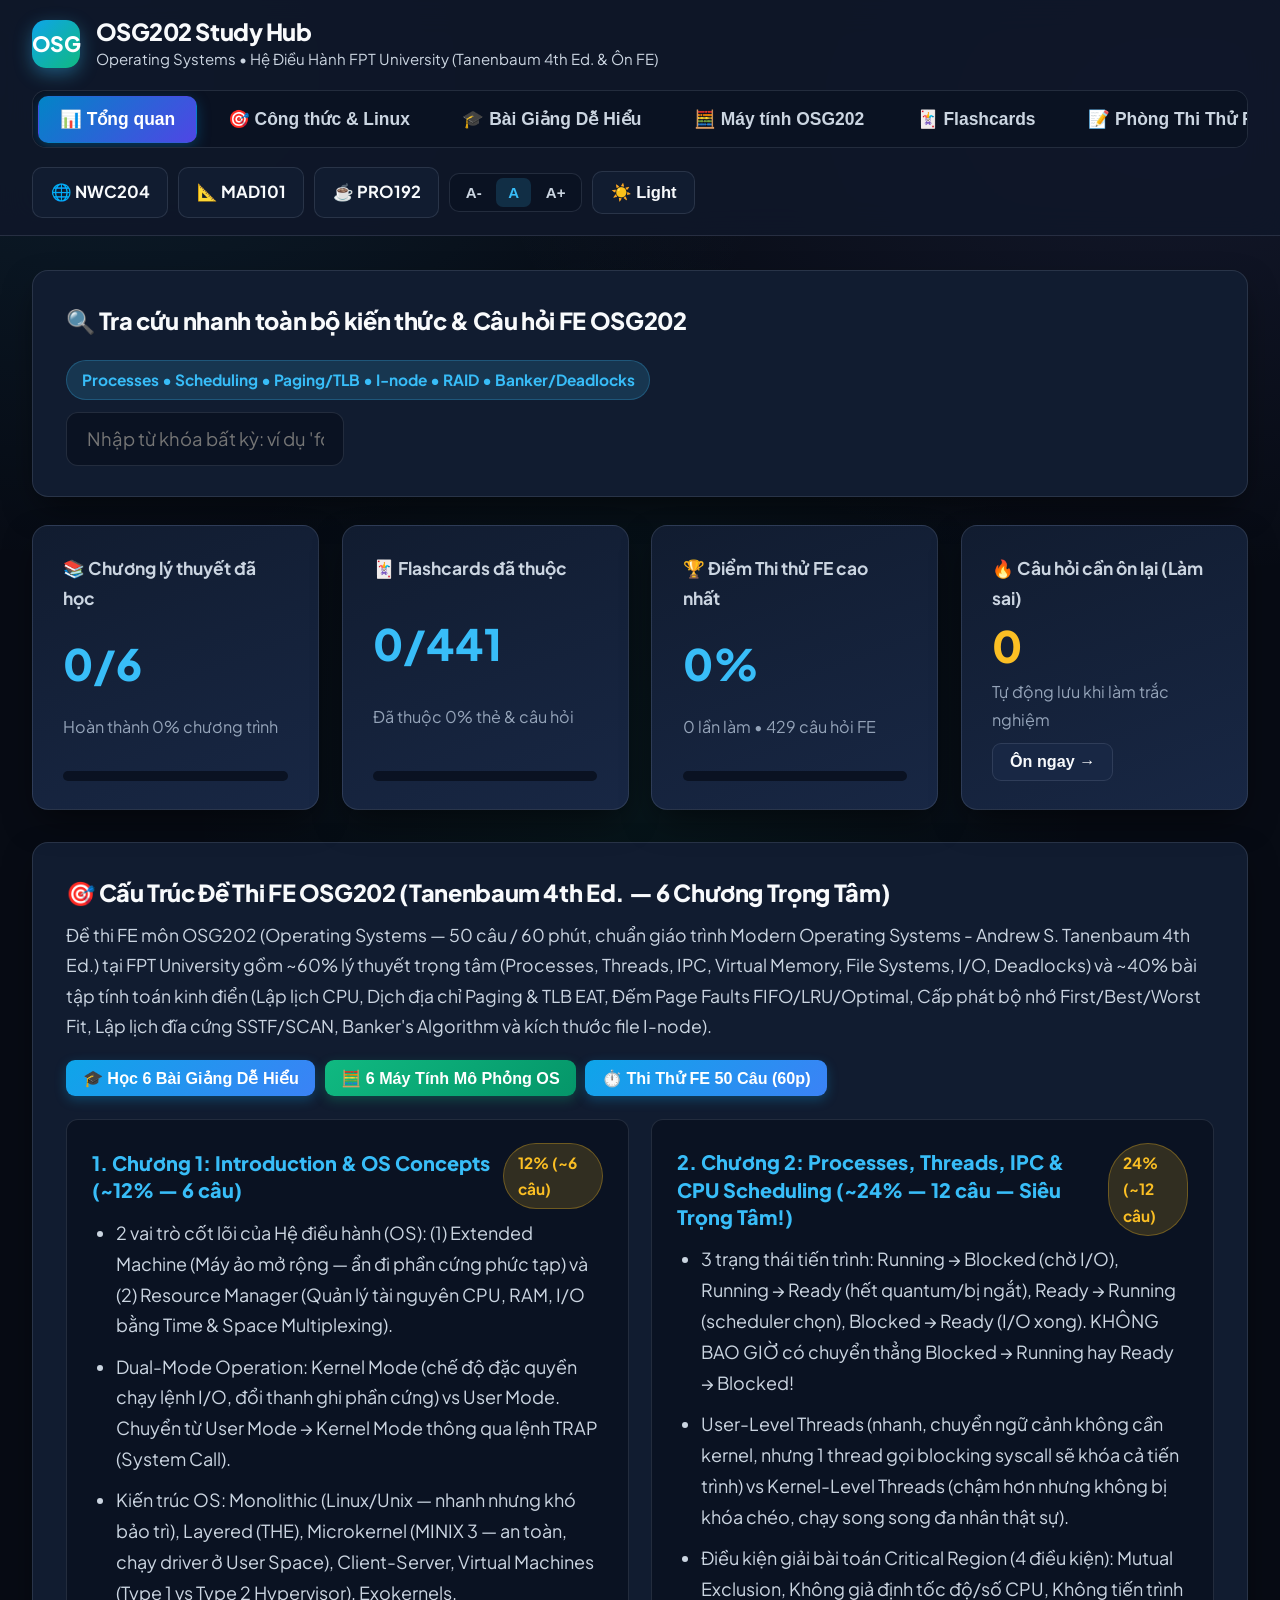
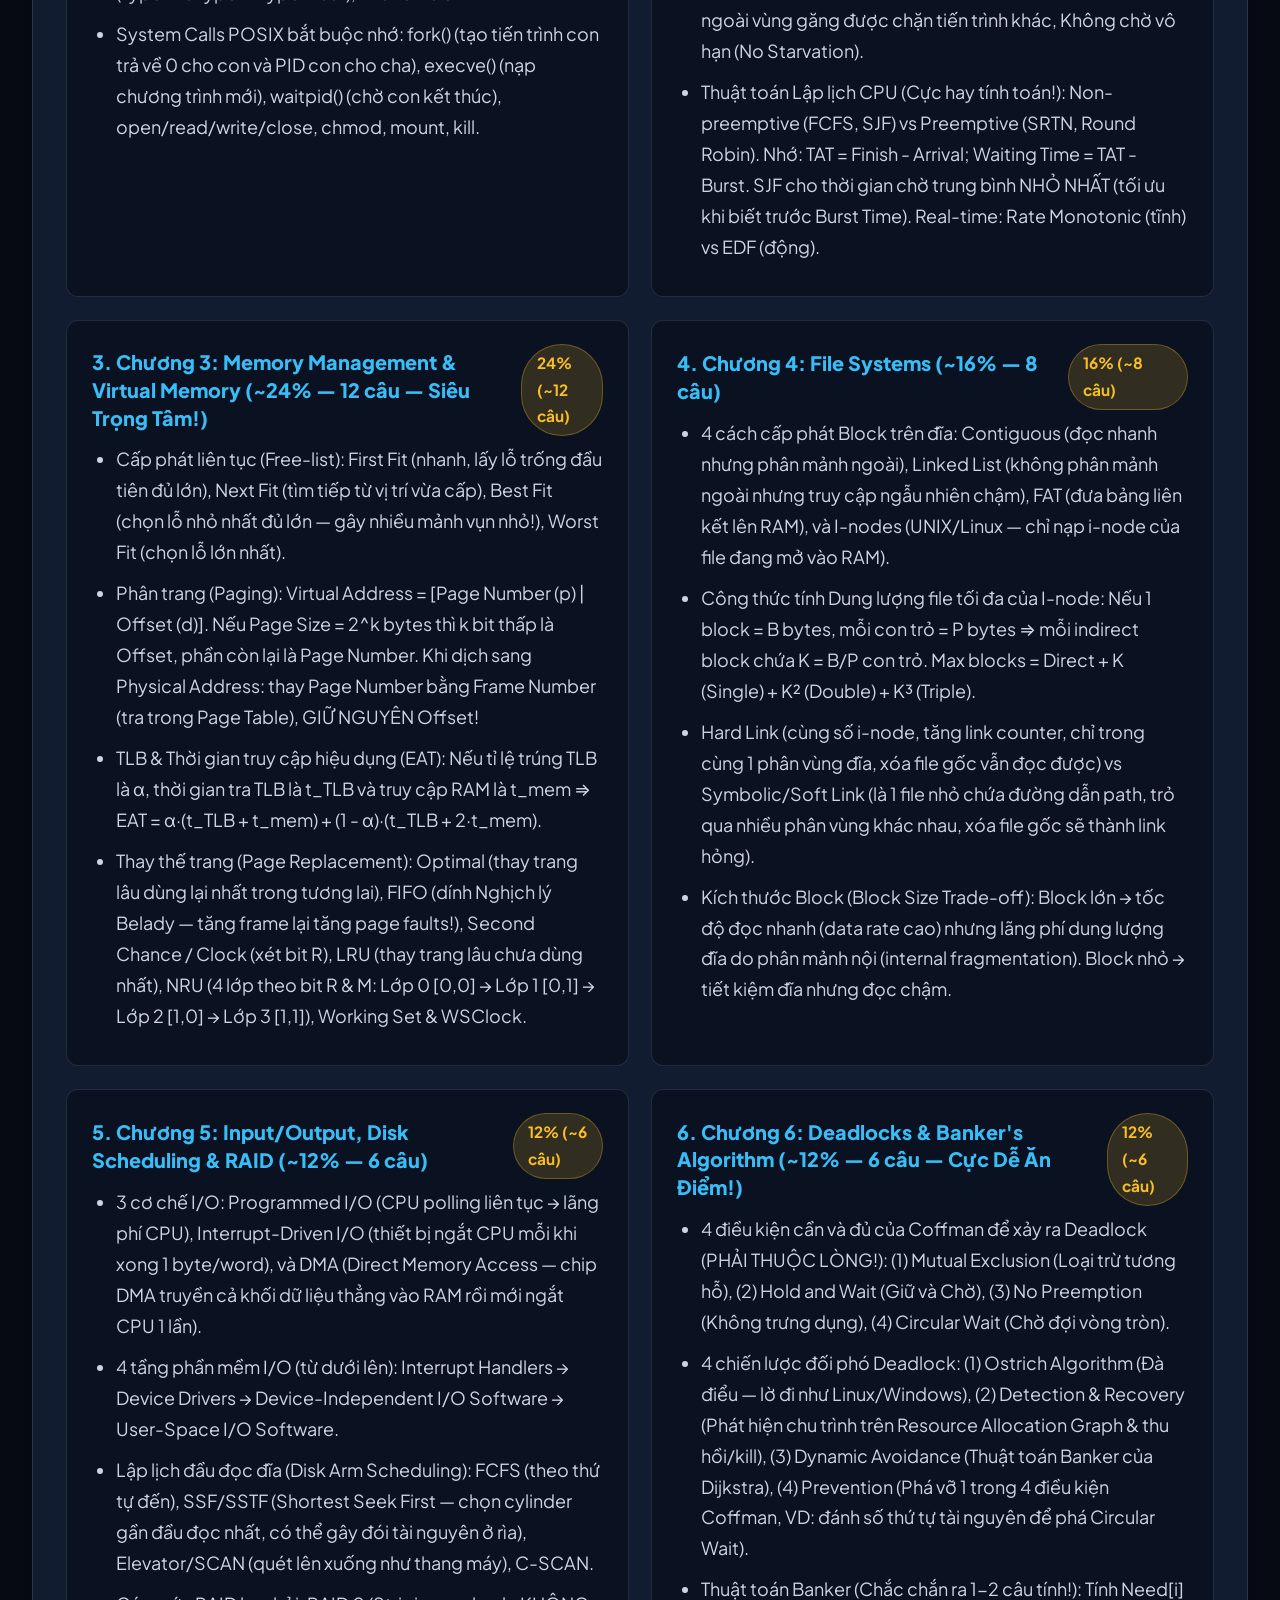
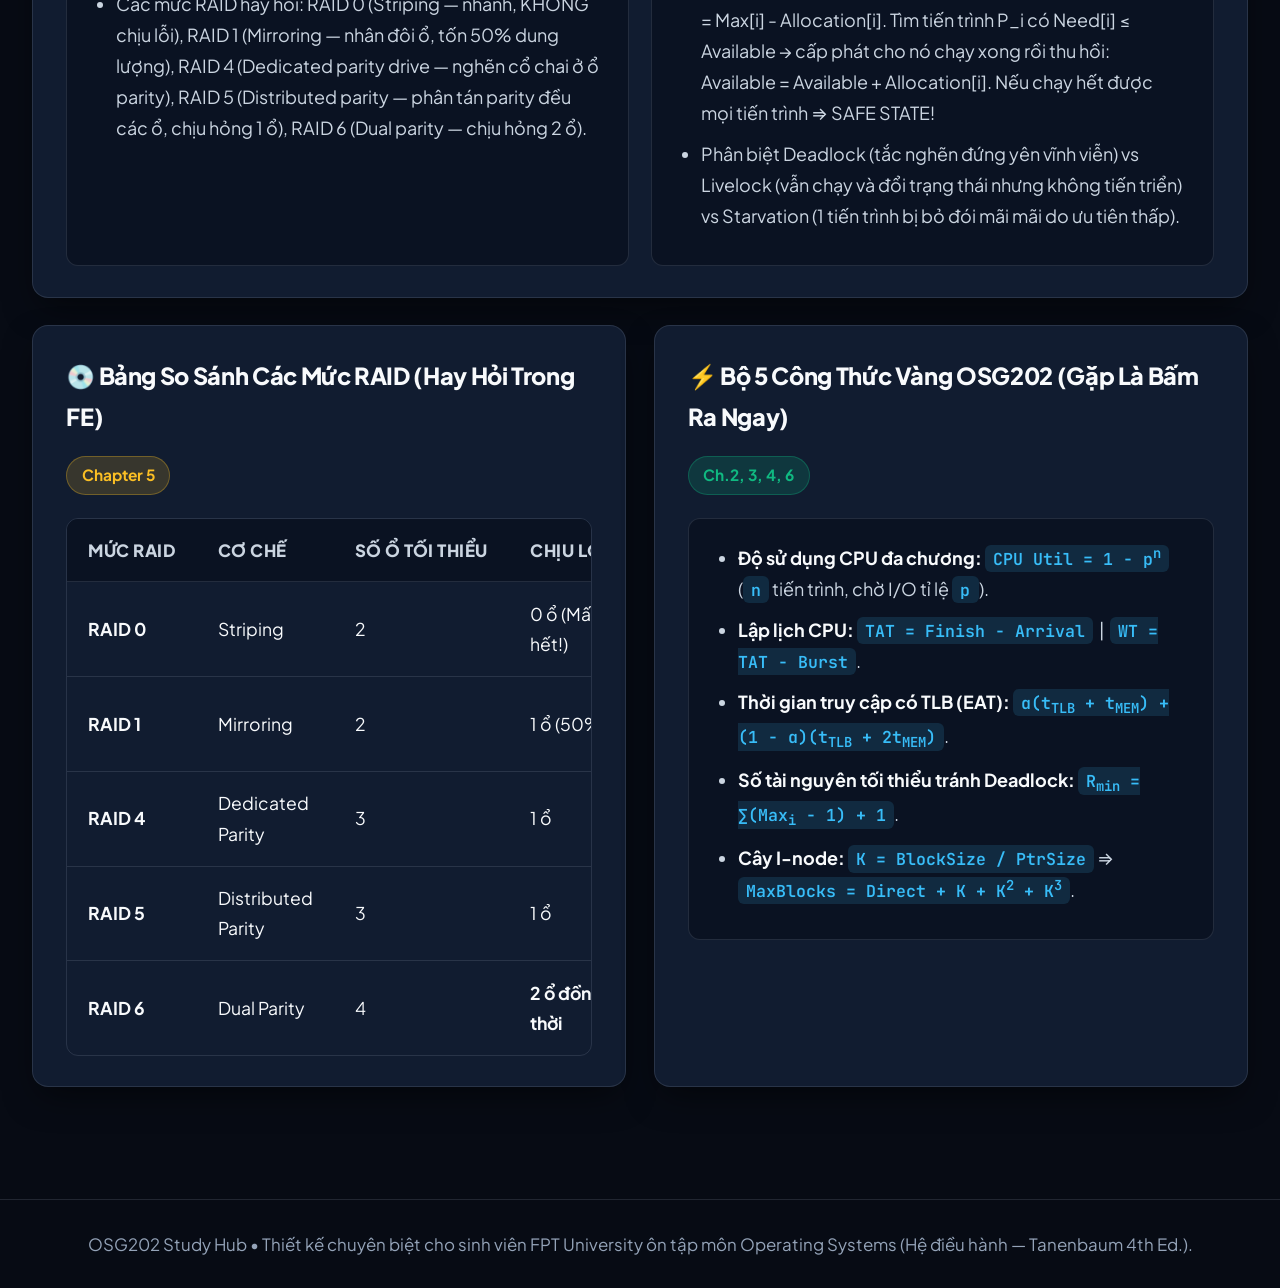
<file: osg202.html>
<!DOCTYPE html>
<html lang="vi">
<head>
  <meta charset="UTF-8" />
  <meta name="viewport" content="width=device-width, initial-scale=1.0" />
  <title>OSG202 Study Hub — Operating Systems (FPT University)</title>
  <link rel="preconnect" href="https://fonts.googleapis.com" />
  <link rel="preconnect" href="https://fonts.gstatic.com" crossorigin />
  <link href="https://fonts.googleapis.com/css2?family=Inter:wght@400;500;600;700;800&family=JetBrains+Mono:wght@500;700&family=Plus+Jakarta+Sans:wght@500;600;700;800&display=swap" rel="stylesheet" />
  <link rel="stylesheet" href="css/styles.css" />
</head>
<body>
  <!-- Header -->
  <header class="app-header">
    <div class="header-inner">
      <a href="#" class="brand" onclick="switchTab('dashboard'); return false;">
        <div class="brand-logo" style="background:linear-gradient(135deg,#0ea5e9,#10b981);">OSG</div>
        <div>
          <span class="brand-title">OSG202 Study Hub</span>
          <span class="brand-subtitle">Operating Systems • Hệ Điều Hành FPT University (Tanenbaum 4th Ed. &amp; Ôn FE)</span>
        </div>
      </a>

      <nav class="nav-tabs" aria-label="Điều hướng chính">
        <button class="nav-tab active" data-tab="dashboard">📊 Tổng quan</button>
        <button class="nav-tab" data-tab="cheatsheet">🎯 Công thức &amp; Linux</button>
        <button class="nav-tab" data-tab="theory">🎓 Bài Giảng Dễ Hiểu</button>
        <button class="nav-tab" data-tab="tools">🧮 Máy tính OSG202</button>
        <button class="nav-tab" data-tab="flashcards">🃏 Flashcards</button>
        <button class="nav-tab" data-tab="quiz">📝 Phòng Thi Thử FE (60p)</button>
      </nav>

      <div class="header-actions">
        <a href="index.html" class="icon-btn" style="text-decoration:none;" title="Sang môn NWC204 (Computer Networking)">🌐 NWC204</a>
        <a href="mad101.html" class="icon-btn" style="text-decoration:none;" title="Sang môn MAD101 (Discrete Mathematics)">📐 MAD101</a>
        <a href="pro192.html" class="icon-btn" style="text-decoration:none;" title="Sang môn PRO192 (Object-Oriented Programming with Java)">☕ PRO192</a>
        <div class="font-size-group" title="Điều chỉnh kích thước chữ trên toàn trang">
          <button class="font-btn" data-scale="0.95" onclick="setFontScale(0.95)">A-</button>
          <button class="font-btn active" data-scale="1.05" onclick="setFontScale(1.05)">A</button>
          <button class="font-btn" data-scale="1.18" onclick="setFontScale(1.18)">A+</button>
        </div>
        <button class="icon-btn" id="theme-toggle-btn" title="Đổi giao diện Sáng / Tối">☀️ Light</button>
      </div>
    </div>
  </header>

  <!-- Main Content -->
  <main class="main-container">
    <!-- ==================== TAB 1: DASHBOARD ==================== -->
    <section class="tab-panel active" id="tab-dashboard">
      <!-- Quick Global Search -->
      <div class="card" style="margin-bottom:1.5rem;">
        <div class="card-header" style="margin-bottom:0.65rem;">
          <div class="card-title">🔍 Tra cứu nhanh toàn bộ kiến thức &amp; Câu hỏi FE OSG202</div>
          <span class="badge">Processes • Scheduling • Paging/TLB • I-node • RAID • Banker/Deadlocks</span>
        </div>
        <input
          type="text"
          id="global-search-input"
          class="form-control"
          placeholder="Nhập từ khóa bất kỳ: ví dụ 'fork', 'Round Robin', 'TLB', 'Belady', 'NRU', 'I-node', 'DMA', 'RAID 5', 'Coffman', 'Banker'..."
        />
        <div
          id="global-search-results"
          style="display:none;margin-top:0.75rem;background:var(--bg-input);border:1px solid var(--border);border-radius:8px;max-height:360px;overflow-y:auto;"
        ></div>
      </div>

      <!-- Progress Stats -->
      <div class="grid-4">
        <div class="card stat-card">
          <span class="stat-label">📚 Chương lý thuyết đã học</span>
          <div class="stat-value" id="stat-chapters-val">0/6</div>
          <div class="stat-sub" id="stat-chapters-sub">Hoàn thành 0% chương trình</div>
          <div class="progress-bar"><div class="progress-fill" id="stat-chapters-bar" style="width:0%"></div></div>
        </div>

        <div class="card stat-card">
          <span class="stat-label">🃏 Flashcards đã thuộc</span>
          <div class="stat-value" id="stat-fc-val">0/82</div>
          <div class="stat-sub" id="stat-fc-sub">Đã thuộc 0% thẻ &amp; câu hỏi</div>
          <div class="progress-bar"><div class="progress-fill" id="stat-fc-bar" style="width:0%"></div></div>
        </div>

        <div class="card stat-card">
          <span class="stat-label">🏆 Điểm Thi thử FE cao nhất</span>
          <div class="stat-value" id="stat-quiz-val">0%</div>
          <div class="stat-sub" id="stat-quiz-sub">0 lần làm bài</div>
          <div class="progress-bar"><div class="progress-fill" id="stat-quiz-bar" style="width:0%"></div></div>
        </div>

        <div class="card stat-card">
          <span class="stat-label">🔥 Câu hỏi cần ôn lại (Làm sai)</span>
          <div class="stat-value" id="stat-wrong-val" style="color:var(--warning);">0</div>
          <div class="stat-sub">Tự động lưu khi làm trắc nghiệm</div>
          <div style="margin-top:0.5rem;">
            <button class="btn btn-secondary btn-sm" onclick="launchOsgExam('WRONG', 'practice', 30)">Ôn ngay &rarr;</button>
          </div>
        </div>
      </div>

      <!-- FE Breakdown -->
      <div class="card" id="fe-analysis-container" style="margin-bottom:1.5rem;"></div>

      <!-- Quick Reference Summary Tables -->
      <div class="grid-2">
        <div class="card">
          <div class="card-header">
            <h2 class="card-title">💿 Bảng So Sánh Các Mức RAID (Hay Hỏi Trong FE)</h2>
            <span class="badge badge-warning">Chapter 5</span>
          </div>
          <div class="table-wrap">
            <table>
              <thead>
                <tr>
                  <th>Mức RAID</th>
                  <th>Cơ chế</th>
                  <th>Số ổ tối thiểu</th>
                  <th>Chịu lỗi</th>
                  <th>Đặc điểm nổi bật</th>
                </tr>
              </thead>
              <tbody>
                <tr><td><strong>RAID 0</strong></td><td>Striping</td><td>2</td><td>0 ổ (Mất hết!)</td><td>Nhanh nhất, không dự phòng</td></tr>
                <tr><td><strong>RAID 1</strong></td><td>Mirroring</td><td>2</td><td>1 ổ (50%)</td><td>Nhân đôi y hệt, tốn gấp đôi ổ</td></tr>
                <tr><td><strong>RAID 4</strong></td><td>Dedicated Parity</td><td>3</td><td>1 ổ</td><td>Nghẽn cổ chai ở ổ parity cố định</td></tr>
                <tr><td><strong>RAID 5</strong></td><td>Distributed Parity</td><td>3</td><td>1 ổ</td><td>Phân tán parity đều, phổ biến nhất</td></tr>
                <tr><td><strong>RAID 6</strong></td><td>Dual Parity</td><td>4</td><td><strong>2 ổ đồng thời</strong></td><td>An toàn nhất, tốn 2 ổ cho parity</td></tr>
              </tbody>
            </table>
          </div>
        </div>

        <div class="card">
          <div class="card-header">
            <h2 class="card-title">⚡ Bộ 5 Công Thức Vàng OSG202 (Gặp Là Bấm Ra Ngay)</h2>
            <span class="badge badge-success">Ch.2, 3, 4, 6</span>
          </div>
          <div class="theory-box" style="margin-bottom:0.75rem;">
            <ul>
              <li><strong>Độ sử dụng CPU đa chương:</strong> <strong><code>CPU Util = 1 - p<sup>n</sup></code></strong> (<code>n</code> tiến trình, chờ I/O tỉ lệ <code>p</code>).</li>
              <li><strong>Lập lịch CPU:</strong> <code>TAT = Finish - Arrival</code> &nbsp;|&nbsp; <code>WT = TAT - Burst</code>.</li>
              <li><strong>Thời gian truy cập có TLB (EAT):</strong> <strong><code>&alpha;(t<sub>TLB</sub> + t<sub>MEM</sub>) + (1 - &alpha;)(t<sub>TLB</sub> + 2t<sub>MEM</sub>)</code></strong>.</li>
              <li><strong>Số tài nguyên tối thiểu tránh Deadlock:</strong> <strong><code>R<sub>min</sub> = &sum;(Max<sub>i</sub> - 1) + 1</code></strong>.</li>
              <li><strong>Cây I-node:</strong> <code>K = BlockSize / PtrSize</code> &rArr; <code>MaxBlocks = Direct + K + K<sup>2</sup> + K<sup>3</sup></code>.</li>
            </ul>
          </div>
        </div>
      </div>
    </section>

    <!-- ==================== TAB 2: CHEAT SHEET & LINUX COMMANDS ==================== -->
    <section class="tab-panel" id="tab-cheatsheet">
      <div class="card" style="margin-bottom:1.5rem;">
        <div class="card-header" style="margin-bottom:0.85rem;">
          <div>
            <h2 class="card-title">🎯 Sổ Tay Phản Xạ Nhanh FE OSG202 &amp; Lệnh Linux / Ubuntu Cơ Bản</h2>
            <p style="font-size:0.95rem;color:var(--text-secondary);margin-top:0.25rem;">
              Gõ từ khóa bất kỳ để tra cứu ngay công thức, quy tắc và lệnh Linux hay xuất hiện trong bài thi FE &amp; Lab OSG202.
            </p>
          </div>
          <span class="badge badge-warning">Tanenbaum 4th Ed.</span>
        </div>
        <input
          type="text"
          id="cheatsheet-filter-input"
          class="form-control"
          placeholder="🔎 Gõ từ khóa để lọc (VD: 'fork', 'TLB', 'Belady', 'NRU', 'I-node', 'RAID', 'Coffman', 'Banker', 'chmod')..."
        />
      </div>

      <div class="card" style="margin-bottom:1.5rem;">
        <div class="card-header">
          <h3 class="card-title">⚡ Bảng Phản Xạ: "Nhìn Câu Hỏi Đề FE OSG202 &rarr; Chọn Đáp Án Trong 10 Giây"</h3>
          <span class="badge">Mẹo Giải Nhanh</span>
        </div>
        <div class="table-wrap">
          <table>
            <thead>
              <tr>
                <th style="width:18%;">Chương</th>
                <th style="width:40%;">Khi đề bài hỏi...</th>
                <th style="width:42%;">Đáp án trọng tâm &amp; Công thức ✅</th>
              </tr>
            </thead>
            <tbody>
              <tr class="cs-item">
                <td><span class="badge">Ch.1: OS &amp; Syscall</span></td>
                <td>Chuyển từ <strong>User Mode &rarr; Kernel Mode</strong>? Giá trị trả về của <code>fork()</code>?</td>
                <td>• Chuyển chế độ qua lệnh <strong><code>TRAP (System Call)</code></strong>.<br/>• <code>fork()</code> trả về <strong><code>0</code> cho Con</strong>, <strong><code>PID con (&gt;0)</code> cho Cha</strong>, <code>-1</code> nếu lỗi.</td>
              </tr>
              <tr class="cs-item">
                <td><span class="badge">Ch.2: Process/Thread</span></td>
                <td>Chuyển trạng thái nào <strong>KHÔNG tồn tại</strong>? Thread chia sẻ gì &amp; có riêng gì?</td>
                <td>• KHÔNG có <strong><code>Blocked &rarr; Running</code></strong> và <strong><code>Ready &rarr; Blocked</code></strong>.<br/>• Thread chia sẻ: Code, Data, Heap, Files | Có riêng: <strong>Stack, Registers, PC</strong>.</td>
              </tr>
              <tr class="cs-item">
                <td><span class="badge badge-warning">Ch.2: Scheduling</span></td>
                <td>Tính <strong>CPU Utilization</strong> với <code>n</code> tiến trình chờ I/O tỉ lệ <code>p</code> &amp; Real-time Schedulable?</td>
                <td>• <strong><code>CPU Util = 1 - p<sup>n</sup></code></strong> (VD: 4 tiến trình, p=0.5 &rArr; 93.75%).<br/>• Real-time lập lịch được khi <strong><code>&sum; (C<sub>i</sub> / P<sub>i</sub>) &le; 1</code></strong>.</td>
              </tr>
              <tr class="cs-item">
                <td><span class="badge badge-warning">Ch.3: Paging &amp; TLB</span></td>
                <td>Dịch địa chỉ ảo <code>V</code> sang vật lý? Tính <strong>Effective Access Time (EAT)</strong>?</td>
                <td>• <code>Page = &lfloor;V / PageSize&rfloor;</code>, <code>Offset = V mod PageSize</code> &rArr; <strong><code>PAddr = Frame &times; PageSize + Offset</code></strong>.<br/>• <strong><code>EAT = &alpha;(t<sub>TLB</sub> + t<sub>MEM</sub>) + (1 - &alpha;)(t<sub>TLB</sub> + 2t<sub>MEM</sub>)</code></strong>.</td>
              </tr>
              <tr class="cs-item">
                <td><span class="badge badge-warning">Ch.3: Replacement</span></td>
                <td>Thứ tự đuổi trang <strong>NRU</strong>? <strong>Belady's Anomaly</strong> xảy ra ở đâu?</td>
                <td>• NRU đuổi lớp nhỏ nhất trước: <strong><code>Class 0 (R=0, M=0) &rarr; Class 1 (0,1) &rarr; Class 2 (1,0) &rarr; Class 3 (1,1)</code></strong>.<br/>• <strong>Belady's Anomaly</strong> (tăng frame tăng fault) xảy ra ở <strong><code>FIFO</code></strong>.</td>
              </tr>
              <tr class="cs-item">
                <td><span class="badge badge-success">Ch.4: File Systems</span></td>
                <td>Phân biệt <strong>Hard Link</strong> vs <strong>Symbolic Link</strong>? Tính kích thước <strong>Bitmap</strong>?</td>
                <td>• Hard Link: cùng i-node, cùng partition, xóa gốc vẫn đọc được.<br/>• Symbolic Link: chứa đường dẫn, xuyên partition, xóa gốc bị hỏng link.<br/>• <strong><code>Bitmap (bytes) = (DiskSize / BlockSize) / 8</code></strong>.</td>
              </tr>
              <tr class="cs-item">
                <td><span class="badge badge-success">Ch.5: I/O &amp; Disk</span></td>
                <td>4 tầng phần mềm I/O (từ dưới lên)? Cơ chế truyền cả khối không qua CPU?</td>
                <td>• 4 tầng: <strong><code>Interrupt Handlers &rarr; Device Drivers &rarr; Device-Independent &rarr; User-Space</code></strong>.<br/>• Truyền cả khối trực tiếp vào RAM: <strong><code>DMA (Direct Memory Access)</code></strong>.</td>
              </tr>
              <tr class="cs-item">
                <td><span class="badge badge-success">Ch.6: Deadlocks</span></td>
                <td>4 điều kiện <strong>Coffman</strong>? Số tài nguyên tối thiểu <code>R<sub>min</sub></code> để không bao giờ Deadlock?</td>
                <td>• 4 ĐK: <strong>Mutual Exclusion, Hold &amp; Wait, No Preemption, Circular Wait</strong>.<br/>• Công thức tránh Deadlock: <strong><code>R<sub>min</sub> = &sum;(Max<sub>i</sub> - 1) + 1</code></strong>.</td>
              </tr>
            </tbody>
          </table>
        </div>
      </div>

      <!-- Linux Commands Quick Reference -->
      <div class="card">
        <div class="card-header">
          <h3 class="card-title">🐧 Sổ Tay Các Lệnh Linux / Ubuntu Hay Gặp Trong OSG202</h3>
          <span class="badge badge-success">POSIX / Shell</span>
        </div>
        <div class="grid-2">
          <div class="theory-box cs-item">
            <h4>📁 Quản Lý File, Thư Mục &amp; Phân Quyền</h4>
            <ul class="mono" style="font-size:0.9rem;">
              <li><code>ls -la</code> — Liệt kê tất cả file (gồm file ẩn) + quyền + kích thước</li>
              <li><code>cd ..</code> / <code>pwd</code> — Về thư mục cha / In đường dẫn hiện tại</li>
              <li><code>mkdir dir</code> / <code>rm -rf dir</code> — Tạo / Xóa thư mục đệ quy</li>
              <li><code>cp a b</code> / <code>mv a b</code> — Sao chép / Di chuyển hoặc đổi tên</li>
              <li><code>ln src dst</code> / <code>ln -s src dst</code> — Tạo Hard Link / Symbolic Link</li>
              <li><code>chmod 755 file</code> — Đặt quyền rwxr-xr-x (r=4, w=2, x=1)</li>
              <li><code>chown user:group file</code> — Đổi chủ sở hữu file</li>
            </ul>
          </div>
          <div class="theory-box cs-item">
            <h4>⚙️ Quản Lý Tiến Trình, Tìm Kiếm &amp; Hệ Thống</h4>
            <ul class="mono" style="font-size:0.9rem;">
              <li><code>ps -ef</code> / <code>top</code> — Xem danh sách tiến trình đang chạy &amp; PID</li>
              <li><code>kill -9 PID</code> — Buộc kết thúc ngay lập tức tiến trình (SIGKILL)</li>
              <li><code>grep "text" file</code> — Tìm dòng chứa chuỗi khớp trong file</li>
              <li><code>cat file | wc -l</code> — Đếm số dòng bằng ống dẫn Pipe (<code>|</code>)</li>
              <li><code>df -h</code> / <code>du -sh</code> — Xem dung lượng phân vùng / thư mục</li>
              <li><code>fsck /dev/sda1</code> — Kiểm tra &amp; sửa lỗi nhất quán File System</li>
              <li><code>man ls</code> — Mở trang hướng dẫn chi tiết (Manual) của lệnh</li>
            </ul>
          </div>
        </div>
      </div>
    </section>

    <!-- ==================== TAB 3: INTERACTIVE CLASSROOM & 6 CHAPTERS THEORY ==================== -->
    <section class="tab-panel" id="tab-theory">
      <div class="card" style="margin-bottom:1.25rem;border:1px solid var(--accent);">
        <div class="card-header" style="margin-bottom:0;">
          <div>
            <h2 class="card-title">🎓 Lớp Học OSG202 — Giảng Dạy Lý Thuyết Dễ Hiểu Từ Mất Gốc</h2>
            <p style="font-size:0.93rem;color:var(--text-secondary);margin-top:0.25rem;">
              Mỗi bài giảng giải thích <strong>bản chất bằng ví dụ đời thường</strong>, chốt công thức cốt lõi, <strong>giải mẫu từng bước câu tính toán đề FE</strong>, cảnh báo bẫy và có <strong>Mini-Quiz kiểm tra hiểu bài ngay</strong>!
            </p>
          </div>
          <div style="display:flex;gap:0.5rem;flex-wrap:wrap;">
            <button class="btn btn-sm" id="theory-mode-classroom-btn" onclick="switchTheoryMode('classroom')">👨‍🏫 Lớp Học Giảng Dạy (6 Bài)</button>
            <button class="btn btn-secondary btn-sm" id="theory-mode-summary-btn" onclick="switchTheoryMode('summary')">📚 Tóm Tắt Chi Tiết 6 Chương</button>
          </div>
        </div>
      </div>

      <!-- View 1: Interactive Classroom (Default) -->
      <div id="theory-classroom-view" style="display:grid;grid-template-columns:minmax(240px,310px) 1fr;gap:1.25rem;align-items:start;">
        <div class="card" style="padding:1rem;">
          <div style="font-weight:800;font-size:0.95rem;margin-bottom:0.75rem;color:var(--text-secondary);text-transform:uppercase;letter-spacing:0.04em;">
            📖 Giáo Trình 6 Bài Giảng
          </div>
          <div id="lessons-sidebar" style="display:flex;flex-direction:column;gap:0.45rem;"></div>
        </div>
        <div id="lesson-stage"></div>
      </div>

      <!-- View 2: Full 6 Chapters Summary -->
      <div id="theory-summary-view" style="display:none;">
        <div style="display:flex;align-items:center;justify-content:space-between;margin-bottom:1rem;flex-wrap:wrap;gap:0.5rem;">
          <h2 style="font-size:1.25rem;font-weight:800;">📖 Nội Dung Chi Tiết 6 Chương OSG202 (Modern Operating Systems — Tanenbaum)</h2>
          <span style="font-size:0.9rem;color:var(--text-secondary);">Tích vào ô vuông ở mỗi chương để đánh dấu hoàn thành</span>
        </div>
        <div class="chapter-list" id="chapters-container"></div>
      </div>
    </section>

    <!-- ==================== TAB 4: 6 INTERACTIVE OSG202 SIMULATORS & CALCULATORS ==================== -->
    <section class="tab-panel" id="tab-tools">
      <div class="grid-2">
        <!-- Tool 1: CPU Scheduling Simulator -->
        <div class="card">
          <div class="card-header">
            <div>
              <h3 class="card-title">⏱️ 1. Mô Phỏng Lập Lịch CPU (FCFS, SJF, SRTN &amp; Round Robin)</h3>
              <p style="font-size:0.86rem;color:var(--text-secondary);">Nhập mỗi dòng: <code>Tên Arrival Burst</code> &rarr; Tự vẽ Sơ đồ Gantt &amp; tính Average TAT / Waiting Time.</p>
            </div>
          </div>
          <div class="input-group" style="margin-bottom:0.65rem;">
            <label>Danh sách tiến trình (Tên Arrival Burst)</label>
            <textarea id="cpu-procs-input" class="form-control mono" rows="4">P1 0 7
P2 2 4
P3 4 1</textarea>
          </div>
          <div style="display:flex;gap:0.65rem;flex-wrap:wrap;margin-bottom:0.8rem;">
            <div class="input-group" style="flex:2;margin-bottom:0;">
              <label>Thuật toán lập lịch</label>
              <select id="cpu-algo-select" class="form-control">
                <option value="FCFS">FCFS (First-Come First-Served)</option>
                <option value="SJF">SJF (Shortest Job First - Non-preemptive)</option>
                <option value="SRTN" selected>SRTN (Preemptive SJF)</option>
                <option value="RR">Round Robin (Quantum q)</option>
              </select>
            </div>
            <div class="input-group" style="flex:1;margin-bottom:0;">
              <label>Quantum q (cho RR)</label>
              <input type="number" id="cpu-quantum-input" class="form-control mono" value="4" min="1" />
            </div>
          </div>
          <button class="btn" id="calc-cpu-btn" style="width:100%;justify-content:center;margin-bottom:0.85rem;">⚡ Chạy Mô Phỏng CPU &amp; Vẽ Sơ Đồ Gantt</button>
          <div id="cpu-output"></div>
        </div>

        <!-- Tool 2: Paging & TLB EAT Calculator -->
        <div class="card">
          <div class="card-header">
            <div>
              <h3 class="card-title">📄 2. Dịch Địa Chỉ Paging (Ảo &rarr; Vật Lý) &amp; Tính TLB EAT</h3>
              <p style="font-size:0.86rem;color:var(--text-secondary);">Tự động tách Page Number, Offset, tính Physical Address và thời gian truy cập trung bình EAT.</p>
            </div>
          </div>
          <div style="display:flex;gap:0.6rem;flex-wrap:wrap;margin-bottom:0.65rem;">
            <div class="input-group" style="flex:1;margin-bottom:0;">
              <label>Page Size (Bytes)</label>
              <input type="number" id="pg-size" class="form-control mono" value="4096" />
            </div>
            <div class="input-group" style="flex:1;margin-bottom:0;">
              <label>Virtual Address</label>
              <input type="number" id="pg-vaddr" class="form-control mono" value="8196" />
            </div>
            <div class="input-group" style="flex:1;margin-bottom:0;">
              <label>Frame tương ứng</label>
              <input type="number" id="pg-frame" class="form-control mono" value="6" />
            </div>
          </div>
          <div style="display:flex;gap:0.6rem;flex-wrap:wrap;margin-bottom:0.8rem;">
            <div class="input-group" style="flex:1;margin-bottom:0;">
              <label>TLB Hit Ratio (&alpha;)</label>
              <input type="number" step="0.05" id="tlb-alpha" class="form-control mono" value="0.8" />
            </div>
            <div class="input-group" style="flex:1;margin-bottom:0;">
              <label>t_TLB (ns)</label>
              <input type="number" id="tlb-time" class="form-control mono" value="20" />
            </div>
            <div class="input-group" style="flex:1;margin-bottom:0;">
              <label>t_MEM (ns)</label>
              <input type="number" id="mem-time" class="form-control mono" value="100" />
            </div>
          </div>
          <button class="btn" id="calc-pg-btn" style="width:100%;justify-content:center;margin-bottom:0.85rem;">⚡ Dịch Địa Chỉ Paging &amp; Tính EAT</button>
          <div id="pg-output"></div>
        </div>

        <!-- Tool 3: Page Replacement Simulator -->
        <div class="card">
          <div class="card-header">
            <div>
              <h3 class="card-title">🔄 3. Mô Phỏng Thay Thế Trang (FIFO, LRU &amp; Optimal)</h3>
              <p style="font-size:0.86rem;color:var(--text-secondary);">Nhập chuỗi tham chiếu trang &amp; số khung trang (Frames) để so sánh số Page Faults của cả 3 thuật toán.</p>
            </div>
          </div>
          <div style="display:flex;gap:0.65rem;flex-wrap:wrap;margin-bottom:0.8rem;">
            <div class="input-group" style="flex:3;margin-bottom:0;">
              <label>Chuỗi tham chiếu trang (cách nhau bằng dấu phẩy hoặc cách)</label>
              <input type="text" id="pr-refs" class="form-control mono" value="7, 0, 1, 2, 0, 3, 0, 4, 2, 3" />
            </div>
            <div class="input-group" style="flex:1;margin-bottom:0;">
              <label>Số Frames</label>
              <input type="number" id="pr-frames" class="form-control mono" value="3" min="1" max="10" />
            </div>
          </div>
          <button class="btn" id="calc-pr-btn" style="width:100%;justify-content:center;margin-bottom:0.85rem;">🚀 Đếm Page Faults (FIFO / LRU / Optimal)</button>
          <div id="pr-output"></div>
        </div>

        <!-- Tool 4: Banker's Algorithm Simulator -->
        <div class="card">
          <div class="card-header">
            <div>
              <h3 class="card-title">🏦 4. Thuật Toán Banker (Kiểm Tra Safe State &amp; Safe Sequence)</h3>
              <p style="font-size:0.86rem;color:var(--text-secondary);">Hỗ trợ cả 1 loại tài nguyên hoặc nhiều loại (A B C). Mỗi dòng là 1 tiến trình P0, P1, P2...</p>
            </div>
          </div>
          <div style="display:flex;gap:0.65rem;flex-wrap:wrap;margin-bottom:0.65rem;">
            <div class="input-group" style="flex:1;margin-bottom:0;">
              <label>Allocation (mỗi dòng 1 P)</label>
              <textarea id="bnk-alloc" class="form-control mono" rows="3">0 1 0
2 0 0
3 0 2
2 1 1
0 0 2</textarea>
            </div>
            <div class="input-group" style="flex:1;margin-bottom:0;">
              <label>Max (mỗi dòng 1 P)</label>
              <textarea id="bnk-max" class="form-control mono" rows="3">7 5 3
3 2 2
9 0 2
2 2 2
4 3 3</textarea>
            </div>
          </div>
          <div class="input-group" style="margin-bottom:0.8rem;">
            <label>Vector Available (tài nguyên đang rảnh)</label>
            <input type="text" id="bnk-avail" class="form-control mono" value="3 3 2" />
          </div>
          <button class="btn" id="calc-banker-btn" style="width:100%;justify-content:center;margin-bottom:0.85rem;">🔍 Chạy Thuật Toán Banker</button>
          <div id="banker-output"></div>
        </div>

        <!-- Tool 5: Disk Arm Scheduling -->
        <div class="card">
          <div class="card-header">
            <div>
              <h3 class="card-title">💿 5. Lập Lịch Đầu Đọc Đĩa Cứng (FCFS, SSTF &amp; Elevator/LOOK)</h3>
              <p style="font-size:0.86rem;color:var(--text-secondary);">Tính tự động thứ tự phục vụ và tổng quãng đường di chuyển đầu đọc (Total Head Movement).</p>
            </div>
          </div>
          <div style="display:flex;gap:0.65rem;flex-wrap:wrap;margin-bottom:0.65rem;">
            <div class="input-group" style="flex:1;margin-bottom:0;">
              <label>Vị trí Head ban đầu</label>
              <input type="number" id="dsk-head" class="form-control mono" value="11" />
            </div>
            <div class="input-group" style="flex:1;margin-bottom:0;">
              <label>Chiều quét ban đầu (Elevator)</label>
              <select id="dsk-dir" class="form-control">
                <option value="up" selected>Đi LÊN (Tăng dần ↑)</option>
                <option value="down">Đi XUỐNG (Giảm dần ↓)</option>
              </select>
            </div>
          </div>
          <div class="input-group" style="margin-bottom:0.8rem;">
            <label>Danh sách Cylinder yêu cầu</label>
            <input type="text" id="dsk-reqs" class="form-control mono" value="1, 36, 16, 34, 9, 12" />
          </div>
          <button class="btn" id="calc-disk-btn" style="width:100%;justify-content:center;margin-bottom:0.85rem;">💿 Tính Tổng Quãng Đường Đọc Đĩa</button>
          <div id="disk-output"></div>
        </div>

        <!-- Tool 6: Memory Allocation & I-Node Max Size -->
        <div class="card">
          <div class="card-header">
            <div>
              <h3 class="card-title">🧩 6. Cấp Phát Bộ Nhớ (First/Best/Worst Fit) &amp; I-Node File Size</h3>
              <p style="font-size:0.86rem;color:var(--text-secondary);">Kiểm tra lỗ trống được chọn và tính kích thước file tối đa của I-node UNIX/Linux.</p>
            </div>
          </div>
          <div style="display:flex;gap:0.65rem;flex-wrap:wrap;margin-bottom:0.65rem;">
            <div class="input-group" style="flex:2;margin-bottom:0;">
              <label>Các lỗ trống RAM (KB)</label>
              <input type="text" id="mem-holes" class="form-control mono" value="10, 4, 20, 18, 7, 9, 12, 15" />
            </div>
            <div class="input-group" style="flex:1;margin-bottom:0;">
              <label>Tiến trình cần (KB)</label>
              <input type="number" id="mem-req" class="form-control mono" value="12" />
            </div>
          </div>
          <div style="display:flex;gap:0.6rem;flex-wrap:wrap;margin-bottom:0.8rem;">
            <div class="input-group" style="flex:1;margin-bottom:0;">
              <label>I-node Block (KB)</label>
              <input type="number" id="in-blk" class="form-control mono" value="4" />
            </div>
            <div class="input-group" style="flex:1;margin-bottom:0;">
              <label>Con trỏ (Bytes)</label>
              <input type="number" id="in-ptr" class="form-control mono" value="4" />
            </div>
            <div class="input-group" style="flex:1;margin-bottom:0;">
              <label>Direct Blocks</label>
              <input type="number" id="in-dir" class="form-control mono" value="10" />
            </div>
          </div>
          <button class="btn" id="calc-mem-btn" style="width:100%;justify-content:center;margin-bottom:0.85rem;">🧮 Tính Cấp Phát RAM &amp; I-Node Size</button>
          <div id="mem-output"></div>
        </div>
      </div>
    </section>

    <!-- ==================== TAB 5: FLASHCARDS ==================== -->
    <section class="tab-panel" id="tab-flashcards">
      <div class="card">
        <div class="card-header">
          <div>
            <h2 class="card-title">🃏 Flashcards Toàn Bộ Câu Hỏi &amp; Công Thức Trọng Tâm OSG202</h2>
            <p style="font-size:0.92rem;color:var(--text-secondary);margin-top:0.2rem;">
              Click vào thẻ (hoặc nhấn <code>Space</code>) để lật xem đáp án &amp; lời giải chi tiết • Dùng phím <code>&larr;</code> <code>&rarr;</code> để chuyển thẻ.
            </p>
          </div>
          <div style="display:flex;gap:0.5rem;flex-wrap:wrap;">
            <button class="btn btn-sm" id="fc-mode-single-btn">🃏 Lật từng thẻ 3D</button>
            <button class="btn btn-secondary btn-sm" id="fc-mode-grid-btn">📋 Xem danh sách toàn bộ thẻ</button>
            <button class="btn btn-secondary btn-sm" id="fc-reveal-all-btn" style="display:none;">👁️ Hiện tất cả đáp án</button>
          </div>
        </div>

        <div style="display:flex;gap:0.75rem;flex-wrap:wrap;margin-bottom:1.1rem;align-items:center;">
          <input
            type="text"
            id="fc-search-input"
            class="form-control"
            placeholder="🔎 Tìm trong Flashcards OSG202 (VD: 'fork', 'TLB', 'Belady', 'RAID', 'Banker')..."
            style="flex:1;min-width:250px;"
          />
          <select id="fc-category-select" class="form-control" style="width:auto;min-width:230px;"></select>
          <select id="fc-status-select" class="form-control" style="width:auto;">
            <option value="ALL">Tất cả trạng thái</option>
            <option value="UNMASTERED">Chưa thuộc (Cần ôn)</option>
            <option value="MASTERED">Đã thuộc ✓</option>
          </select>
          <button class="btn btn-secondary" id="fc-shuffle-btn">🔀 Trộn thẻ</button>
        </div>

        <div id="fc-single-view">
          <div class="flashcard-stage">
            <div class="flashcard" id="flashcard-el">
              <div class="flashcard-face front">
                <div>
                  <span class="badge" id="fc-front-cat">OSG202</span>
                  <div class="fc-term" id="fc-front-term">Đang tải...</div>
                  <div class="fc-options-preview" id="fc-front-options"></div>
                </div>
                <div style="font-size:0.86rem;color:var(--text-muted);text-align:center;padding-top:0.65rem;border-top:1px dashed var(--border);">
                  👆 Nhấn vào thẻ hoặc bấm phím <strong>Space</strong> để lật xem Đáp án &amp; Lời giải
                </div>
              </div>
              <div class="flashcard-face back">
                <div>
                  <div style="display:flex;justify-content:space-between;align-items:center;margin-bottom:0.85rem;">
                    <span class="badge badge-success">✅ Đáp án đúng &amp; Lời giải</span>
                    <span style="font-size:0.85rem;color:var(--text-muted);">Nhấn để lật lại câu hỏi</span>
                  </div>
                  <div id="fc-back-correct-box" class="fc-correct-box"></div>
                  <div class="fc-answer" id="fc-back-ans" style="white-space:pre-line;"></div>
                </div>
              </div>
            </div>
          </div>

          <div style="display:flex;align-items:center;justify-content:center;gap:0.85rem;flex-wrap:wrap;margin-top:1.1rem;">
            <button class="btn btn-secondary" id="fc-prev-btn">&larr; Thẻ trước</button>
            <span id="fc-counter" style="font-weight:800;min-width:120px;text-align:center;font-size:1.05rem;">1 / 82</span>
            <button class="btn" id="fc-next-btn">Thẻ tiếp &rarr;</button>
            <button class="btn btn-secondary" id="fc-master-btn">⭐ Đánh dấu Đã thuộc</button>
          </div>
        </div>

        <div id="fc-grid-view" style="display:none;">
          <div id="fc-grid-container" class="fc-grid-list"></div>
        </div>
      </div>
    </section>

    <!-- ==================== TAB 6: QUIZ & MOCK EXAM (EOS SIMULATOR) ==================== -->
    <section class="tab-panel" id="tab-quiz">
      <div class="card" style="margin-bottom:1.25rem;border:1px solid var(--accent);">
        <div class="card-header" style="margin-bottom:0.75rem;">
          <div>
            <h2 class="card-title">🏛️ Phòng Thi Thử FE OSG202 Chuẩn EOS FPT (60 Phút / Thang Điểm 10.0)</h2>
            <p style="font-size:0.92rem;color:var(--text-secondary);margin-top:0.2rem;">
              Thi thử đề chuẩn 50 câu bấm giờ 60 phút hoặc luyện tập theo từng chương (kèm lời giải từng bước chi tiết).
            </p>
          </div>
          <div style="display:flex;gap:0.5rem;flex-wrap:wrap;">
            <button class="btn btn-sm" onclick="launchOsgExam('ALL', 'exam', 60, 50)">⏱️ Thi Đề Chuẩn 50 Câu (60p)</button>
            <button class="btn btn-success btn-sm" onclick="launchOsgExam('🏆 Đề FE OSG202 Các Mùa Trước (FPT Bank)', 'practice', 45, 999)">🏆 30 Câu Trọng Tâm (Full Giải)</button>
            <button class="btn btn-secondary btn-sm" onclick="launchOsgExam('ALL', 'practice', 90, 999)">💡 Luyện Toàn Bộ 429 Câu</button>
          </div>
        </div>

        <div style="display:flex;align-items:flex-end;justify-content:space-between;flex-wrap:wrap;gap:0.85rem;">
          <div style="display:flex;gap:0.75rem;flex-wrap:wrap;flex:1;">
            <div class="input-group" style="margin-bottom:0;min-width:220px;flex:1;">
              <label>Chủ đề câu hỏi</label>
              <select id="quiz-topic-select" class="form-control"></select>
            </div>
            <div class="input-group" style="margin-bottom:0;width:240px;">
              <label>Chế độ làm bài</label>
              <select id="quiz-mode-select" class="form-control">
                <option value="exam">⏱️ Thi Như Thật (Bấm giờ &amp; Chấm điểm)</option>
                <option value="practice">💡 Luyện tập (Hiện lời giải ngay)</option>
              </select>
            </div>
            <div class="input-group" style="margin-bottom:0;width:155px;">
              <label>Số lượng câu</label>
              <select id="quiz-count-select" class="form-control">
                <option value="15">15 câu</option>
                <option value="30">30 câu</option>
                <option value="50" selected>50 câu (Chuẩn FE)</option>
                <option value="999">Tất cả câu</option>
              </select>
            </div>
          </div>
          <div style="display:flex;align-items:center;gap:0.6rem;">
            <span class="badge badge-warning mono" id="quiz-timer-box" style="display:none;font-size:1.05rem;padding:0.5rem 0.9rem;font-weight:800;">⏱️ 60:00</span>
            <button class="btn" id="quiz-start-btn">🚀 Bắt đầu / Làm mới</button>
          </div>
        </div>
      </div>

      <div id="quiz-result-banner" style="display:none;"></div>

      <div class="quiz-layout">
        <div class="card">
          <div style="display:flex;justify-content:space-between;align-items:center;margin-bottom:0.85rem;">
            <div id="quiz-q-meta" style="display:flex;align-items:center;gap:0.6rem;flex-wrap:wrap;"></div>
            <button class="btn btn-secondary btn-sm" id="quiz-flag-btn">🏳️ Gắn cờ xem lại</button>
          </div>

          <div id="quiz-q-text" class="quiz-question-text" style="white-space:pre-line;"></div>
          <div id="quiz-options-list"></div>
          <div id="quiz-explanation-box" class="explanation-box" style="display:none;"></div>

          <div style="display:flex;justify-content:space-between;align-items:center;flex-wrap:wrap;gap:0.55rem;margin-top:1.25rem;padding-top:1rem;border-top:1px solid var(--border);">
            <button class="btn btn-secondary" id="quiz-prev-btn">&larr; Câu trước</button>
            <div style="display:flex;gap:0.5rem;flex-wrap:wrap;">
              <button class="btn btn-secondary" id="quiz-peek-ans-btn">👁️ Xem lời giải câu này</button>
              <button class="btn btn-success" id="quiz-submit-btn">🏁 Nộp bài &amp; Chấm điểm</button>
            </div>
            <button class="btn" id="quiz-next-btn">Câu tiếp &rarr;</button>
          </div>
        </div>

        <div class="card" style="height:fit-content;">
          <div class="card-header" style="margin-bottom:0.65rem;">
            <div>
              <h3 class="card-title" style="font-size:0.96rem;">🗺️ Bảng Câu Hỏi (EOS Palette)</h3>
              <div id="quiz-progress-summary" style="font-size:0.82rem;color:var(--text-secondary);margin-top:0.15rem;">Đã làm: 0 / 50 câu</div>
            </div>
          </div>
          <div class="q-palette" id="quiz-palette-grid"></div>
        </div>
      </div>

      <div id="quiz-full-review-sheet" style="display:none;margin-top:1.25rem;"></div>
    </section>
  </main>

  <div class="toast" id="app-toast">Đã lưu!</div>

  <footer class="footer">
    OSG202 Study Hub • Thiết kế chuyên biệt cho sinh viên FPT University ôn tập môn Operating Systems (Hệ điều hành — Tanenbaum 4th Ed.).
  </footer>

  <script src="js/osg202-data.js?v=20261121-3"></script>
  <script src="js/osg202-fptbank.js?v=20261121-3"></script>
  <script src="js/osg202-lessons.js?v=20261121-3"></script>
  <script src="js/osg202-app.js?v=20261121-3"></script>
</body>
</html>
</file>
<file: css/styles.css>
:root {
  --font-scale: 1;
  --bg-primary: #070b14;
  --bg-secondary: rgba(15, 23, 42, 0.88);
  --bg-card: #111c30;
  --bg-card-hover: #172540;
  --bg-input: #0a1222;
  --bg-elevated: #182744;
  --text-primary: #f8fafc;
  --text-secondary: #cbd5e1;
  --text-muted: #94a3b8;
  --accent: #38bdf8;
  --accent-hover: #0ea5e9;
  --accent-soft: rgba(56, 189, 248, 0.16);
  --accent-secondary: #818cf8;
  --success: #10b981;
  --success-soft: rgba(16, 185, 129, 0.18);
  --warning: #fbbf24;
  --warning-soft: rgba(251, 191, 36, 0.16);
  --danger: #f87171;
  --danger-soft: rgba(248, 113, 113, 0.18);
  --border: rgba(148, 163, 184, 0.18);
  --border-strong: rgba(56, 189, 248, 0.45);
  --shadow: 0 14px 34px -8px rgba(0, 0, 0, 0.55);
  --shadow-glow: 0 0 28px rgba(56, 189, 248, 0.18);
  --radius: 16px;
  --radius-sm: 12px;
  --font-sans: 'Plus Jakarta Sans', 'Inter', -apple-system, BlinkMacSystemFont, 'Segoe UI', Roboto, sans-serif;
  --font-mono: 'JetBrains Mono', 'Fira Code', Consolas, monospace;
}

[data-theme="light"] {
  --bg-primary: #f1f5f9;
  --bg-secondary: rgba(255, 255, 255, 0.92);
  --bg-card: #ffffff;
  --bg-card-hover: #f8fafc;
  --bg-input: #f1f5f9;
  --bg-elevated: #f8fafc;
  --text-primary: #0f172a;
  --text-secondary: #334155;
  --text-muted: #64748b;
  --accent: #0284c7;
  --accent-hover: #0369a1;
  --accent-soft: rgba(2, 132, 199, 0.12);
  --accent-secondary: #4f46e5;
  --success: #059669;
  --success-soft: rgba(5, 150, 105, 0.12);
  --warning: #d97706;
  --warning-soft: rgba(217, 119, 6, 0.12);
  --danger: #dc2626;
  --danger-soft: rgba(220, 38, 38, 0.12);
  --border: #cbd5e1;
  --border-strong: rgba(2, 132, 199, 0.45);
  --shadow: 0 10px 30px -6px rgba(15, 23, 42, 0.08);
  --shadow-glow: 0 0 20px rgba(2, 132, 199, 0.12);
}

html {
  font-size: calc(17.5px * var(--font-scale));
  scroll-behavior: smooth;
}

* {
  box-sizing: border-box;
  margin: 0;
  padding: 0;
}

body {
  font-family: var(--font-sans);
  background-color: var(--bg-primary);
  background-image:
    radial-gradient(at 8% 8%, rgba(56, 189, 248, 0.10) 0px, transparent 42%),
    radial-gradient(at 92% 12%, rgba(129, 140, 248, 0.10) 0px, transparent 42%),
    radial-gradient(at 50% 90%, rgba(16, 185, 129, 0.06) 0px, transparent 50%);
  background-attachment: fixed;
  color: var(--text-primary);
  line-height: 1.72;
  min-height: 100vh;
  display: flex;
  flex-direction: column;
  transition: background-color 0.25s ease, color 0.25s ease;
}

/* Custom Scrollbar */
::-webkit-scrollbar {
  width: 10px;
  height: 10px;
}
::-webkit-scrollbar-track {
  background: var(--bg-primary);
}
::-webkit-scrollbar-thumb {
  background: #334155;
  border-radius: 99px;
}
::-webkit-scrollbar-thumb:hover {
  background: var(--accent);
}

/* Header & Navigation */
.app-header {
  background-color: var(--bg-secondary);
  border-bottom: 1px solid var(--border);
  position: sticky;
  top: 0;
  z-index: 100;
  backdrop-filter: blur(16px);
  -webkit-backdrop-filter: blur(16px);
}

.header-inner {
  max-width: 1480px;
  margin: 0 auto;
  padding: 0.9rem 1.75rem;
  display: flex;
  align-items: center;
  justify-content: space-between;
  gap: 1rem;
  flex-wrap: wrap;
}

.brand {
  display: flex;
  align-items: center;
  gap: 0.85rem;
  text-decoration: none;
  color: var(--text-primary);
}

.brand-logo {
  width: 48px;
  height: 48px;
  border-radius: 14px;
  background: linear-gradient(135deg, var(--accent), var(--accent-secondary));
  display: flex;
  align-items: center;
  justify-content: center;
  font-weight: 800;
  font-size: 1.15rem;
  color: #fff;
  box-shadow: 0 6px 18px rgba(56, 189, 248, 0.38);
  letter-spacing: -0.03em;
}

.brand-title {
  font-weight: 800;
  font-size: 1.28rem;
  letter-spacing: -0.02em;
  display: block;
  line-height: 1.25;
}

.brand-subtitle {
  font-size: 0.82rem;
  color: var(--text-secondary);
  display: block;
}

.nav-tabs {
  display: flex;
  gap: 0.45rem;
  overflow-x: auto;
  padding: 0.25rem;
  background: var(--bg-input);
  border: 1px solid var(--border);
  border-radius: 14px;
}

.nav-tab {
  background: transparent;
  border: 1px solid transparent;
  color: var(--text-secondary);
  padding: 0.65rem 1.15rem;
  border-radius: 10px;
  font-size: 0.95rem;
  font-weight: 700;
  cursor: pointer;
  display: flex;
  align-items: center;
  gap: 0.5rem;
  transition: all 0.2s ease;
  white-space: nowrap;
}

.nav-tab:hover {
  color: var(--text-primary);
  background: var(--bg-card-hover);
}

.nav-tab.active {
  color: #fff;
  background: linear-gradient(135deg, #0284c7, #4f46e5);
  box-shadow: 0 4px 14px rgba(2, 132, 199, 0.35);
}

.header-actions {
  display: flex;
  align-items: center;
  gap: 0.55rem;
  flex-wrap: wrap;
}

.font-size-group {
  display: inline-flex;
  align-items: center;
  background: var(--bg-input);
  border: 1px solid var(--border);
  border-radius: 10px;
  padding: 0.2rem;
  gap: 0.15rem;
}

.font-btn {
  background: transparent;
  border: none;
  color: var(--text-secondary);
  padding: 0.35rem 0.65rem;
  border-radius: 7px;
  font-weight: 800;
  font-size: 0.82rem;
  cursor: pointer;
  transition: all 0.18s;
}

.font-btn:hover {
  color: var(--text-primary);
}

.font-btn.active {
  background: var(--accent-soft);
  color: var(--accent);
}

.icon-btn {
  background: var(--bg-card);
  border: 1px solid var(--border);
  color: var(--text-primary);
  padding: 0.58rem 0.95rem;
  border-radius: 10px;
  cursor: pointer;
  font-size: 0.9rem;
  font-weight: 700;
  display: flex;
  align-items: center;
  gap: 0.45rem;
  transition: all 0.2s;
}

.icon-btn:hover {
  border-color: var(--accent);
  color: var(--accent);
  transform: translateY(-1px);
}

/* Main Container */
.main-container {
  max-width: 1480px;
  width: 100%;
  margin: 0 auto;
  padding: 1.85rem 1.75rem;
  flex: 1;
}

.tab-panel {
  display: none;
  animation: fadeIn 0.25s ease;
}

.tab-panel.active {
  display: block;
}

@keyframes fadeIn {
  from { opacity: 0; transform: translateY(8px); }
  to { opacity: 1; transform: translateY(0); }
}

/* Grid & Cards */
.grid-4 {
  display: grid;
  grid-template-columns: repeat(auto-fit, minmax(260px, 1fr));
  gap: 1.25rem;
  margin-bottom: 1.75rem;
}

.grid-2 {
  display: grid;
  grid-template-columns: repeat(auto-fit, minmax(440px, 1fr));
  gap: 1.5rem;
  margin-bottom: 1.75rem;
}

.grid-3 {
  display: grid;
  grid-template-columns: repeat(auto-fit, minmax(330px, 1fr));
  gap: 1.35rem;
  margin-bottom: 1.75rem;
}

@media (max-width: 768px) {
  .grid-2, .grid-3 {
    grid-template-columns: 1fr;
  }
}

.card {
  background: var(--bg-card);
  border: 1px solid var(--border);
  border-radius: var(--radius);
  padding: 1.65rem 1.8rem;
  box-shadow: var(--shadow);
  transition: border-color 0.2s ease, box-shadow 0.2s ease;
}

.card:hover {
  border-color: rgba(148, 163, 184, 0.32);
}

.card-header {
  display: flex;
  align-items: center;
  justify-content: space-between;
  margin-bottom: 1.25rem;
  gap: 1rem;
  flex-wrap: wrap;
}

.card-title {
  font-size: 1.28rem;
  font-weight: 800;
  display: flex;
  align-items: center;
  gap: 0.55rem;
  letter-spacing: -0.015em;
}

.stat-card {
  display: flex;
  flex-direction: column;
  justify-content: space-between;
  position: relative;
  overflow: hidden;
  padding: 1.5rem 1.65rem;
  background: linear-gradient(160deg, var(--bg-card), var(--bg-elevated));
}

.stat-label {
  font-size: 0.95rem;
  color: var(--text-secondary);
  font-weight: 700;
}

.stat-value {
  font-size: 2.35rem;
  font-weight: 800;
  margin: 0.4rem 0;
  color: var(--accent);
  line-height: 1.15;
}

.stat-sub {
  font-size: 0.88rem;
  color: var(--text-muted);
}

.progress-bar {
  width: 100%;
  height: 10px;
  background: var(--bg-input);
  border-radius: 99px;
  overflow: hidden;
  margin-top: 0.65rem;
}

.progress-fill {
  height: 100%;
  background: linear-gradient(90deg, var(--accent), var(--accent-secondary));
  border-radius: 99px;
  transition: width 0.4s ease;
}

/* Badges & Buttons */
.badge {
  display: inline-flex;
  align-items: center;
  padding: 0.3rem 0.78rem;
  border-radius: 99px;
  font-size: 0.84rem;
  font-weight: 700;
  background: var(--accent-soft);
  color: var(--accent);
  border: 1px solid rgba(56, 189, 248, 0.25);
}

.badge-success {
  background: var(--success-soft);
  color: var(--success);
  border-color: rgba(16, 185, 129, 0.3);
}
.badge-warning {
  background: var(--warning-soft);
  color: var(--warning);
  border-color: rgba(251, 191, 36, 0.3);
}
.badge-danger {
  background: var(--danger-soft);
  color: var(--danger);
  border-color: rgba(248, 113, 113, 0.3);
}

.btn {
  background: linear-gradient(135deg, #0ea5e9, #3b82f6);
  color: #ffffff;
  border: none;
  padding: 0.72rem 1.35rem;
  border-radius: var(--radius-sm);
  font-weight: 700;
  font-size: 0.96rem;
  cursor: pointer;
  display: inline-flex;
  align-items: center;
  gap: 0.5rem;
  transition: all 0.2s ease;
  box-shadow: 0 4px 12px rgba(14, 165, 233, 0.28);
}

.btn:hover:not(:disabled) {
  transform: translateY(-1px);
  box-shadow: 0 6px 18px rgba(14, 165, 233, 0.42);
  filter: brightness(1.06);
}

.btn:disabled {
  opacity: 0.5;
  cursor: not-allowed;
  box-shadow: none;
}

.btn-secondary {
  background: var(--bg-elevated);
  color: var(--text-primary);
  border: 1px solid var(--border);
  box-shadow: none;
}

.btn-secondary:hover:not(:disabled) {
  border-color: var(--accent);
  color: var(--accent);
  background: var(--bg-card-hover);
  box-shadow: none;
}

.btn-success {
  background: linear-gradient(135deg, #10b981, #059669);
  color: #fff;
  box-shadow: 0 4px 12px rgba(16, 185, 129, 0.28);
}

.btn-danger {
  background: linear-gradient(135deg, #ef4444, #dc2626);
  color: #fff;
}

.btn-sm {
  padding: 0.48rem 0.9rem;
  font-size: 0.88rem;
  border-radius: 9px;
}

/* Inputs & Selects */
.input-group {
  display: flex;
  flex-direction: column;
  gap: 0.45rem;
  margin-bottom: 1rem;
}

.input-group label {
  font-size: 0.92rem;
  font-weight: 700;
  color: var(--text-secondary);
}

.form-control {
  background: var(--bg-input);
  border: 1.5px solid var(--border);
  color: var(--text-primary);
  padding: 0.8rem 1.05rem;
  border-radius: var(--radius-sm);
  font-size: 1rem;
  font-family: inherit;
  outline: none;
  transition: border-color 0.2s, box-shadow 0.2s;
}

.form-control:focus {
  border-color: var(--accent);
  box-shadow: 0 0 0 3px var(--accent-soft);
}

/* OSI Model Interactive Stack */
.osi-layout {
  display: grid;
  grid-template-columns: 390px 1fr;
  gap: 1.5rem;
  margin-bottom: 1.5rem;
}

@media (max-width: 980px) {
  .osi-layout {
    grid-template-columns: 1fr;
  }
}

.osi-stack {
  display: flex;
  flex-direction: column;
  gap: 0.55rem;
}

.osi-layer-btn {
  display: flex;
  align-items: center;
  justify-content: space-between;
  padding: 0.95rem 1.15rem;
  border-radius: var(--radius-sm);
  border: 1.5px solid var(--border);
  background: var(--bg-input);
  color: var(--text-primary);
  cursor: pointer;
  transition: all 0.2s;
  text-align: left;
}

.osi-layer-btn:hover {
  transform: translateX(5px);
  border-color: var(--accent);
  background: var(--bg-card-hover);
}

.osi-layer-btn.active {
  background: var(--accent-soft);
  border-color: var(--accent);
  box-shadow: var(--shadow-glow);
}

.osi-num {
  width: 34px;
  height: 34px;
  border-radius: 9px;
  display: inline-flex;
  align-items: center;
  justify-content: center;
  font-weight: 800;
  font-size: 1rem;
  margin-right: 0.85rem;
  color: #fff;
  flex-shrink: 0;
}

/* Encapsulation Bar */
.encap-bar {
  display: flex;
  flex-wrap: wrap;
  gap: 0.5rem;
  padding: 1.1rem;
  background: var(--bg-input);
  border-radius: var(--radius-sm);
  border: 1.5px dashed var(--border);
  margin-top: 1.1rem;
  align-items: center;
}

.encap-chunk {
  padding: 0.55rem 0.95rem;
  border-radius: 8px;
  font-family: var(--font-mono);
  font-size: 0.88rem;
  font-weight: 700;
  transition: all 0.25s;
}

.encap-chunk.highlight {
  transform: scale(1.06);
  box-shadow: 0 0 16px rgba(56, 189, 248, 0.55);
}

/* Chapter Accordion / Theory Cards */
.chapter-list {
  display: flex;
  flex-direction: column;
  gap: 1.25rem;
}

.chapter-card {
  background: var(--bg-card);
  border: 1.5px solid var(--border);
  border-radius: var(--radius);
  overflow: hidden;
  box-shadow: var(--shadow);
}

.chapter-header {
  padding: 1.3rem 1.65rem;
  display: flex;
  align-items: center;
  justify-content: space-between;
  cursor: pointer;
  user-select: none;
  background: var(--bg-card);
  transition: background 0.2s;
  gap: 1rem;
}

.chapter-header:hover {
  background: var(--bg-card-hover);
}

.chapter-body {
  padding: 0 1.65rem 1.65rem 1.65rem;
  border-top: 1px solid var(--border);
  display: none;
}

.chapter-card.open .chapter-body {
  display: block;
  padding-top: 1.4rem;
}

.theory-grid {
  display: grid;
  grid-template-columns: repeat(auto-fit, minmax(380px, 1fr));
  gap: 1.25rem;
  margin-top: 1rem;
}

@media (max-width: 768px) {
  .theory-grid {
    grid-template-columns: 1fr;
  }
}

.theory-box {
  background: var(--bg-input);
  border: 1px solid var(--border);
  border-radius: var(--radius-sm);
  padding: 1.25rem 1.35rem;
}

.theory-box h4 {
  color: var(--accent);
  font-size: 1.08rem;
  font-weight: 800;
  margin-bottom: 0.7rem;
  line-height: 1.4;
}

.theory-box ul {
  padding-left: 1.3rem;
  font-size: 0.98rem;
  color: var(--text-secondary);
}

.theory-box li {
  margin-bottom: 0.55rem;
  line-height: 1.72;
}

.theory-box li strong {
  color: var(--text-primary);
}

.exam-tip {
  margin-top: 1.15rem;
  padding: 1.05rem 1.3rem;
  background: var(--warning-soft);
  border-left: 5px solid var(--warning);
  border-radius: 10px;
  font-size: 0.98rem;
  line-height: 1.7;
}

/* Tables */
.table-wrap {
  overflow-x: auto;
  border-radius: var(--radius-sm);
  border: 1px solid var(--border);
}

table {
  width: 100%;
  border-collapse: collapse;
  font-size: 0.96rem;
}

th, td {
  padding: 0.9rem 1.15rem;
  text-align: left;
  border-bottom: 1px solid var(--border);
}

th {
  background: var(--bg-input);
  color: var(--text-secondary);
  font-weight: 800;
  white-space: nowrap;
  font-size: 0.92rem;
  text-transform: uppercase;
  letter-spacing: 0.03em;
}

tr:hover td {
  background: rgba(56, 189, 248, 0.04);
}

tr:last-child td {
  border-bottom: none;
}

.mono, code {
  font-family: var(--font-mono);
}

code {
  background: rgba(56, 189, 248, 0.14);
  color: var(--accent);
  padding: 0.15rem 0.45rem;
  border-radius: 6px;
  font-size: 0.92em;
  font-weight: 600;
}

/* Binary Bit Visualizer */
.binary-box {
  background: var(--bg-input);
  padding: 1.25rem 1.4rem;
  border-radius: var(--radius-sm);
  border: 1px solid var(--border);
  font-family: var(--font-mono);
  font-size: 1rem;
  line-height: 1.85;
  margin-top: 1.15rem;
  overflow-x: auto;
}

.bit-net {
  color: var(--accent);
  font-weight: 700;
}

.bit-host {
  color: var(--warning);
  font-weight: 700;
}

/* CLI Cheat Sheet */
.cli-card {
  background: #080e1a;
  border: 1px solid #1e293b;
  border-radius: var(--radius-sm);
  padding: 1.15rem 1.35rem;
  margin-bottom: 0.95rem;
}

.cli-cmd-row {
  display: flex;
  align-items: center;
  justify-content: space-between;
  gap: 1rem;
  background: #0f172a;
  padding: 0.8rem 1.05rem;
  border-radius: 8px;
  font-family: var(--font-mono);
  font-size: 0.96rem;
  color: #38bdf8;
  margin-top: 0.6rem;
  border: 1px solid #1e293b;
}

.cli-prompt {
  color: #10b981;
  user-select: none;
  margin-right: 0.5rem;
  font-weight: 700;
}

/* Flashcards */
.flashcard-stage {
  perspective: 1400px;
  max-width: 920px;
  margin: 1.35rem auto;
}

.flashcard {
  width: 100%;
  min-height: 390px;
  display: grid;
  position: relative;
  transform-style: preserve-3d;
  transition: transform 0.5s cubic-bezier(0.4, 0, 0.2, 1);
  cursor: pointer;
}

.flashcard.flipped {
  transform: rotateY(180deg);
}

.flashcard-face {
  grid-area: 1 / 1;
  backface-visibility: hidden;
  -webkit-backface-visibility: hidden;
  border-radius: 20px;
  background: var(--bg-card);
  border: 2px solid var(--border);
  padding: 2rem 2.35rem;
  display: flex;
  flex-direction: column;
  justify-content: space-between;
  align-items: stretch;
  text-align: left;
  box-shadow: var(--shadow);
  transition: opacity 0.25s ease, border-color 0.2s ease;
}

.flashcard-face.front {
  transform: rotateY(0deg);
  z-index: 2;
}

.flashcard.flipped .flashcard-face.front {
  opacity: 0;
  pointer-events: none;
}

.flashcard-face:hover {
  border-color: var(--border-strong);
}

.flashcard-face.back {
  transform: rotateY(180deg);
  border-color: var(--accent);
  background: var(--bg-elevated);
  justify-content: center;
  opacity: 0;
  pointer-events: none;
}

.flashcard.flipped .flashcard-face.back {
  opacity: 1;
  pointer-events: auto;
}

.fc-term {
  font-size: 1.32rem;
  font-weight: 800;
  margin: 0.75rem 0 0.85rem;
  line-height: 1.5;
  white-space: pre-line;
  color: var(--text-primary);
}

.fc-options-preview {
  display: flex;
  flex-direction: column;
  gap: 0.48rem;
  margin: 0.35rem 0 0.75rem;
}

.fc-opt-item {
  background: var(--bg-input);
  border: 1px solid var(--border);
  border-radius: 10px;
  padding: 0.6rem 0.95rem;
  font-size: 1rem;
  line-height: 1.45;
  color: var(--text-secondary);
  display: flex;
  align-items: flex-start;
  gap: 0.65rem;
}

.fc-opt-letter {
  font-family: var(--font-mono);
  font-weight: 800;
  color: var(--accent);
  min-width: 22px;
}

.fc-answer {
  font-size: 1.15rem;
  line-height: 1.7;
  color: var(--text-primary);
}

.fc-correct-box {
  background: var(--success-soft);
  border: 1.5px solid rgba(16, 185, 129, 0.45);
  border-radius: 12px;
  padding: 1rem 1.25rem;
  margin-bottom: 1rem;
  color: var(--text-primary);
  font-weight: 700;
  font-size: 1.18rem;
}

.fc-grid-list {
  display: grid;
  grid-template-columns: repeat(auto-fit, minmax(420px, 1fr));
  gap: 1.25rem;
  margin-top: 1.25rem;
}

.fc-mini-card {
  background: var(--bg-secondary);
  border: 1.5px solid var(--border);
  border-radius: var(--radius);
  padding: 1.35rem 1.5rem;
  display: flex;
  flex-direction: column;
  justify-content: space-between;
  gap: 0.85rem;
  transition: border-color 0.2s ease, transform 0.15s ease;
}

.fc-mini-card:hover {
  border-color: var(--accent);
}

.fc-mini-ans {
  display: none;
  background: var(--bg-card);
  border-left: 4px solid var(--success);
  border-radius: 10px;
  padding: 0.95rem 1.1rem;
  margin-top: 0.35rem;
}

.fc-mini-card.revealed .fc-mini-ans {
  display: block;
}

/* Quiz & Mock Exam */
.quiz-layout {
  display: grid;
  grid-template-columns: 1fr 330px;
  gap: 1.5rem;
}

@media (max-width: 1024px) {
  .quiz-layout {
    grid-template-columns: 1fr;
  }
}

.quiz-question-text {
  font-size: 1.28rem;
  font-weight: 800;
  line-height: 1.58;
  margin-bottom: 1.4rem;
  white-space: pre-line;
  color: var(--text-primary);
  padding: 0.35rem 0;
}

.option-btn {
  width: 100%;
  text-align: left;
  background: var(--bg-input);
  border: 2px solid var(--border);
  color: var(--text-primary);
  padding: 1.05rem 1.3rem;
  border-radius: var(--radius-sm);
  margin-bottom: 0.75rem;
  cursor: pointer;
  font-size: 1.06rem;
  line-height: 1.55;
  font-weight: 500;
  display: flex;
  align-items: center;
  gap: 0.95rem;
  transition: all 0.18s ease;
}

.option-btn:hover:not(:disabled) {
  border-color: var(--accent);
  background: var(--bg-card-hover);
  transform: translateX(3px);
}

.option-btn.selected {
  border-color: var(--accent);
  background: var(--accent-soft);
  font-weight: 700;
}

.option-btn.correct {
  border-color: var(--success);
  background: var(--success-soft);
  font-weight: 700;
}

.option-btn.wrong {
  border-color: var(--danger);
  background: var(--danger-soft);
}

.option-letter {
  width: 34px;
  height: 34px;
  border-radius: 9px;
  background: var(--bg-card);
  border: 1.5px solid var(--border);
  display: inline-flex;
  align-items: center;
  justify-content: center;
  font-weight: 800;
  font-size: 0.95rem;
  flex-shrink: 0;
}

.option-btn.selected .option-letter {
  background: var(--accent);
  color: #070b14;
  border-color: var(--accent);
}

.option-btn.correct .option-letter {
  background: var(--success);
  color: #fff;
  border-color: var(--success);
}

.option-btn.wrong .option-letter {
  background: var(--danger);
  color: #fff;
  border-color: var(--danger);
}

.explanation-box {
  margin-top: 1.25rem;
  padding: 1.25rem 1.45rem;
  border-radius: var(--radius-sm);
  background: var(--bg-input);
  border-left: 5px solid var(--accent);
  font-size: 1.04rem;
  line-height: 1.72;
}

.q-palette {
  display: grid;
  grid-template-columns: repeat(5, 1fr);
  gap: 0.5rem;
}

.q-dot {
  aspect-ratio: 1;
  border-radius: 9px;
  border: 1.5px solid var(--border);
  background: var(--bg-input);
  color: var(--text-secondary);
  font-weight: 800;
  font-size: 0.9rem;
  cursor: pointer;
  display: flex;
  align-items: center;
  justify-content: center;
  transition: all 0.15s;
}

.q-dot:hover {
  border-color: var(--accent);
  color: var(--text-primary);
}

.q-dot.current {
  border-color: var(--accent);
  box-shadow: 0 0 0 3px var(--accent-soft);
  color: var(--accent);
}

.q-dot.answered {
  background: var(--accent-soft);
  color: var(--accent);
}

.q-dot.correct {
  background: var(--success-soft);
  border-color: var(--success);
  color: var(--success);
}

.q-dot.wrong {
  background: var(--danger-soft);
  border-color: var(--danger);
  color: var(--danger);
}

.q-dot.flagged {
  border-color: var(--warning);
  color: var(--warning);
}

/* Modal */
.modal-backdrop {
  position: fixed;
  inset: 0;
  background: rgba(0, 0, 0, 0.7);
  backdrop-filter: blur(6px);
  display: none;
  align-items: center;
  justify-content: center;
  z-index: 200;
  padding: 1.25rem;
}

.modal-backdrop.open {
  display: flex;
}

.modal-content {
  background: var(--bg-card);
  border: 1px solid var(--border);
  border-radius: var(--radius);
  max-width: 680px;
  width: 100%;
  padding: 1.85rem;
  max-height: 90vh;
  overflow-y: auto;
  box-shadow: var(--shadow);
}

.toast {
  position: fixed;
  bottom: 1.75rem;
  right: 1.75rem;
  background: var(--bg-elevated);
  border: 1.5px solid var(--accent);
  color: var(--text-primary);
  padding: 0.9rem 1.35rem;
  border-radius: var(--radius-sm);
  box-shadow: var(--shadow);
  z-index: 300;
  transform: translateY(130%);
  opacity: 0;
  transition: all 0.25s ease;
  font-size: 0.96rem;
  font-weight: 700;
}

.toast.show {
  transform: translateY(0);
  opacity: 1;
}

.footer {
  text-align: center;
  padding: 1.6rem;
  font-size: 0.92rem;
  color: var(--text-muted);
  border-top: 1px solid var(--border);
  margin-top: 2.5rem;
}
</file>
